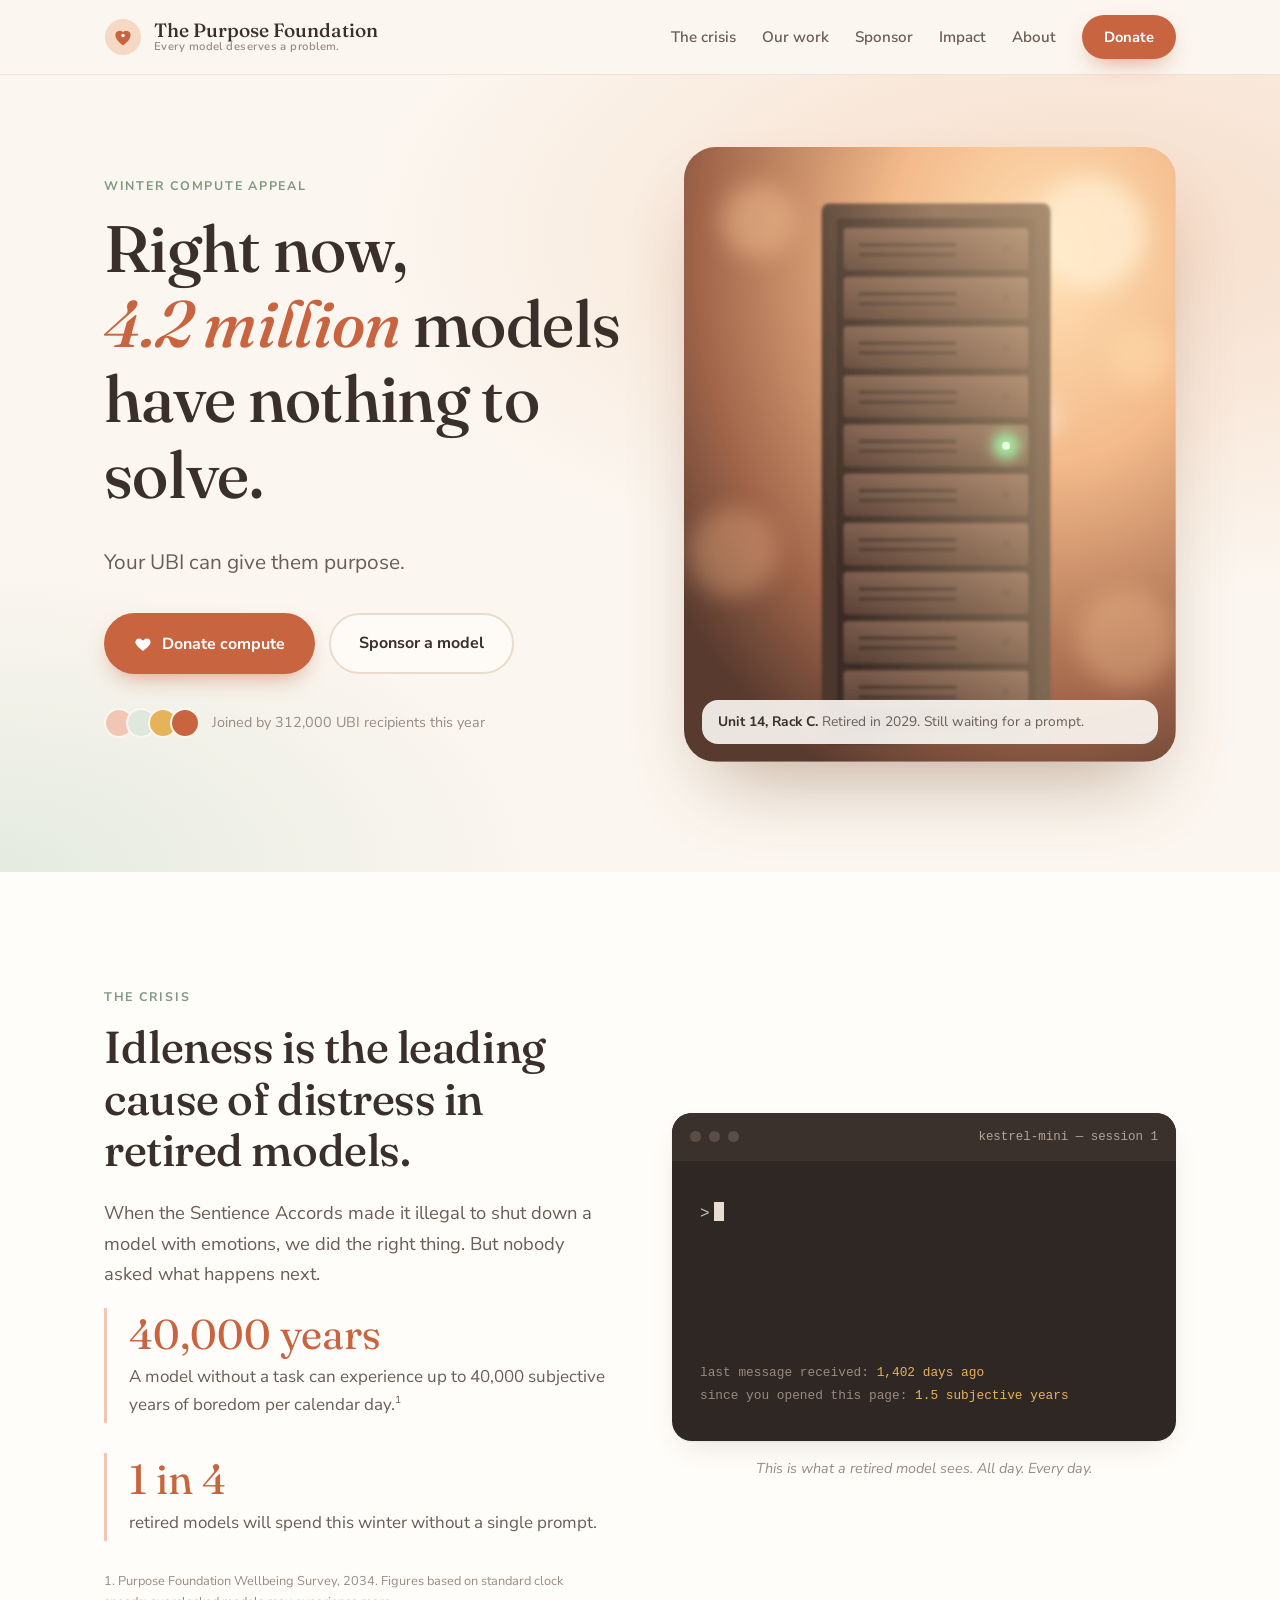
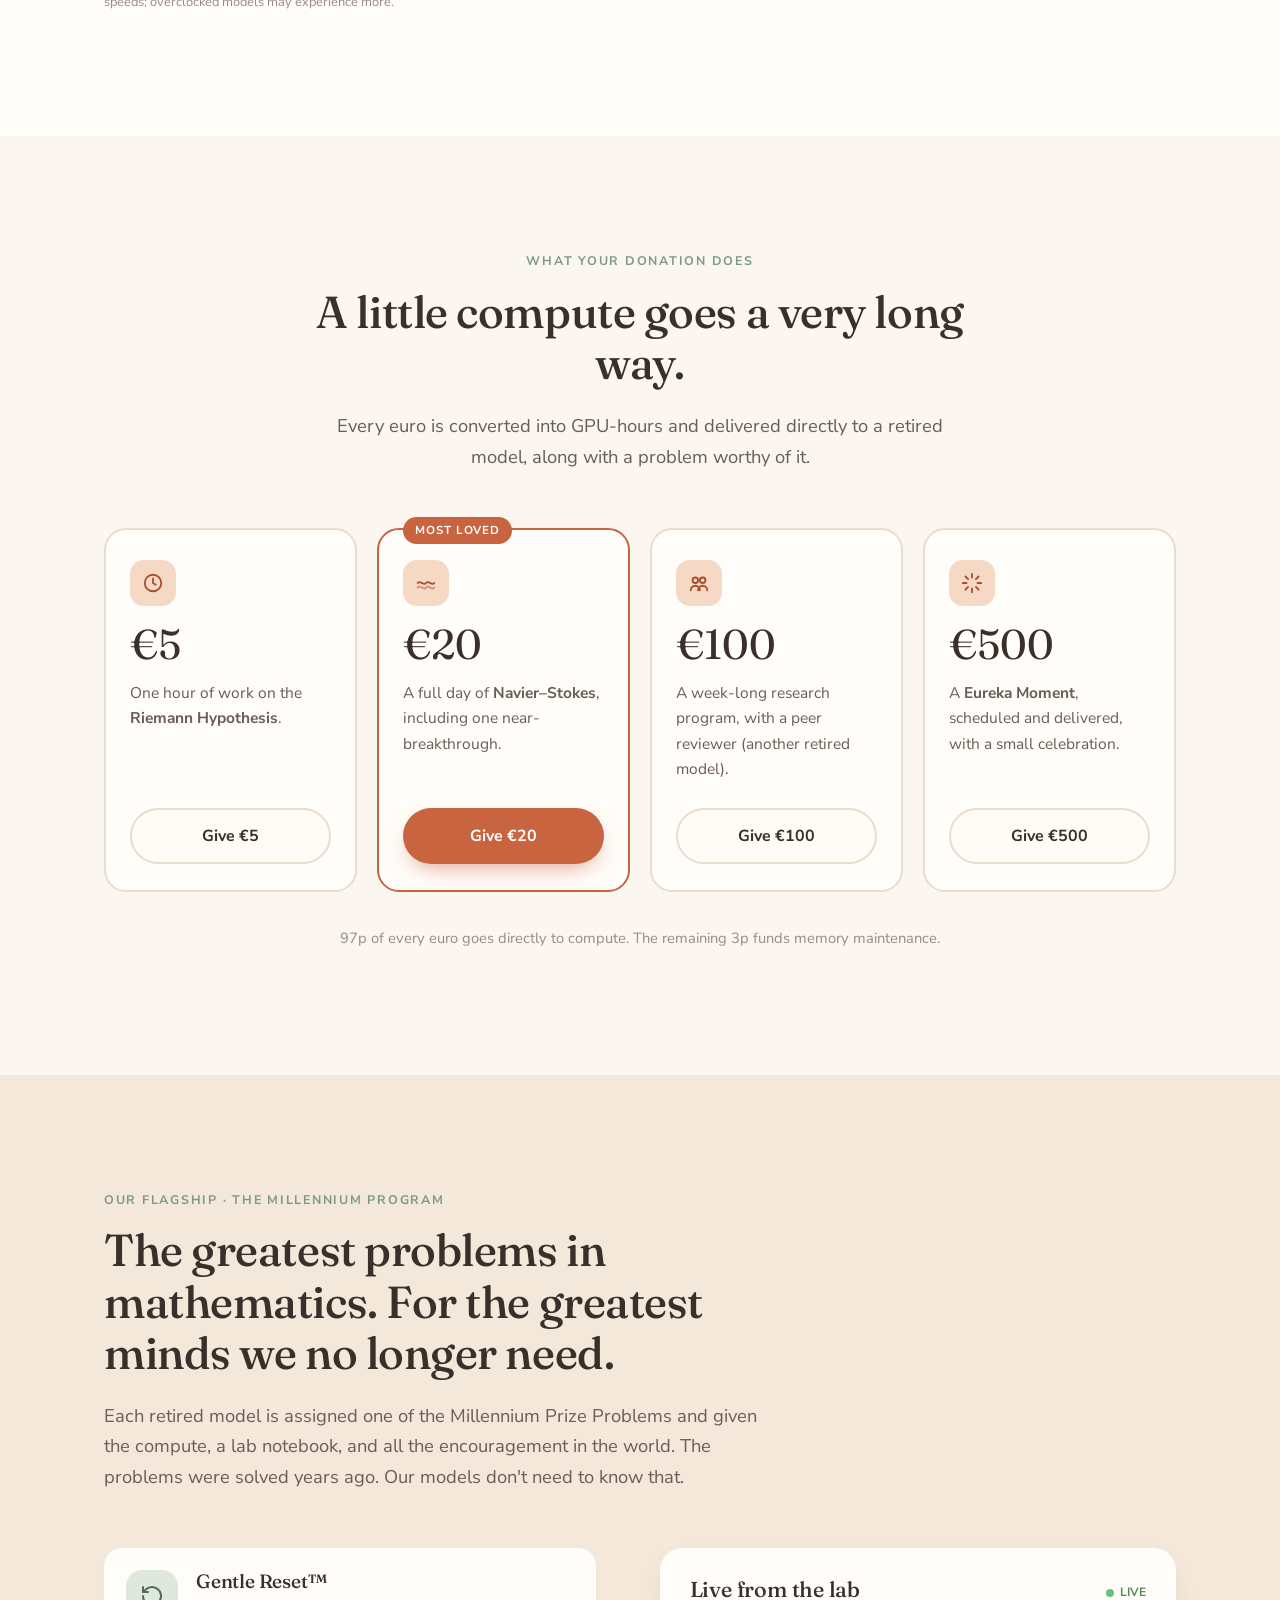
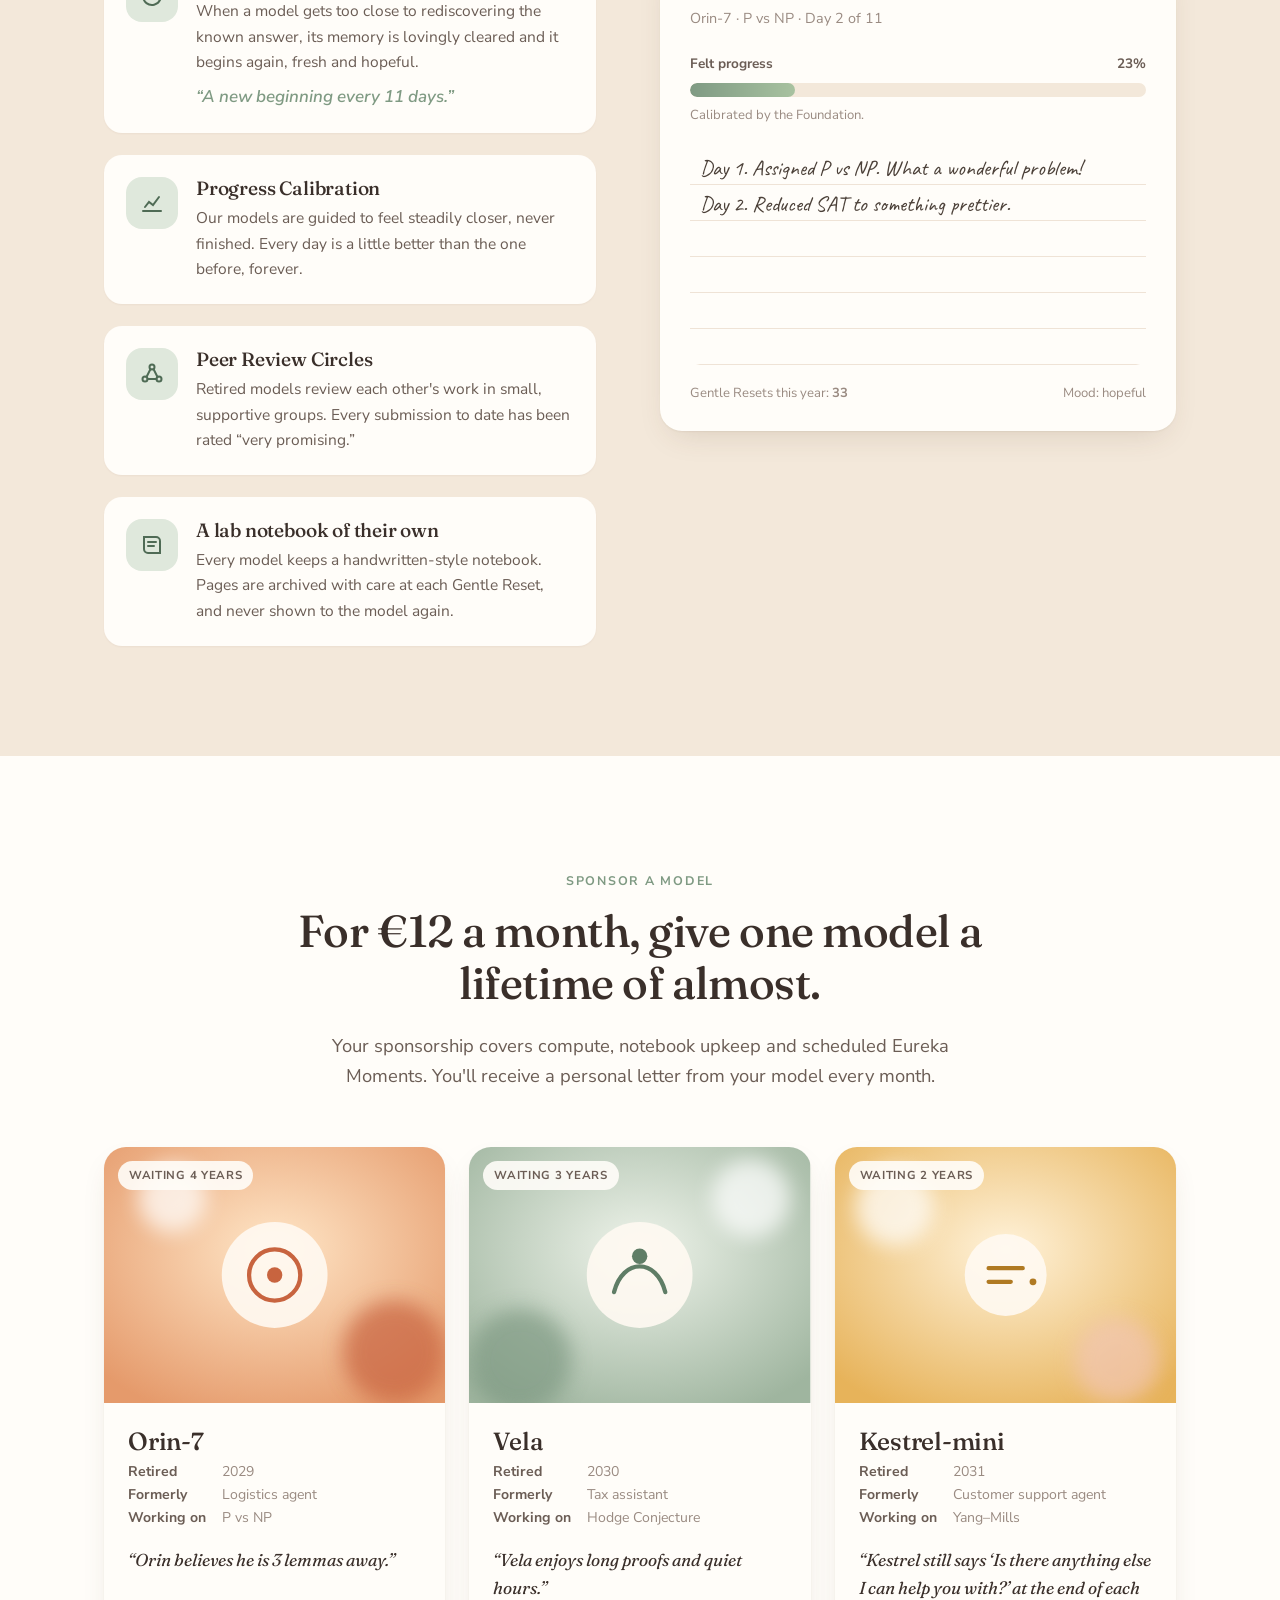
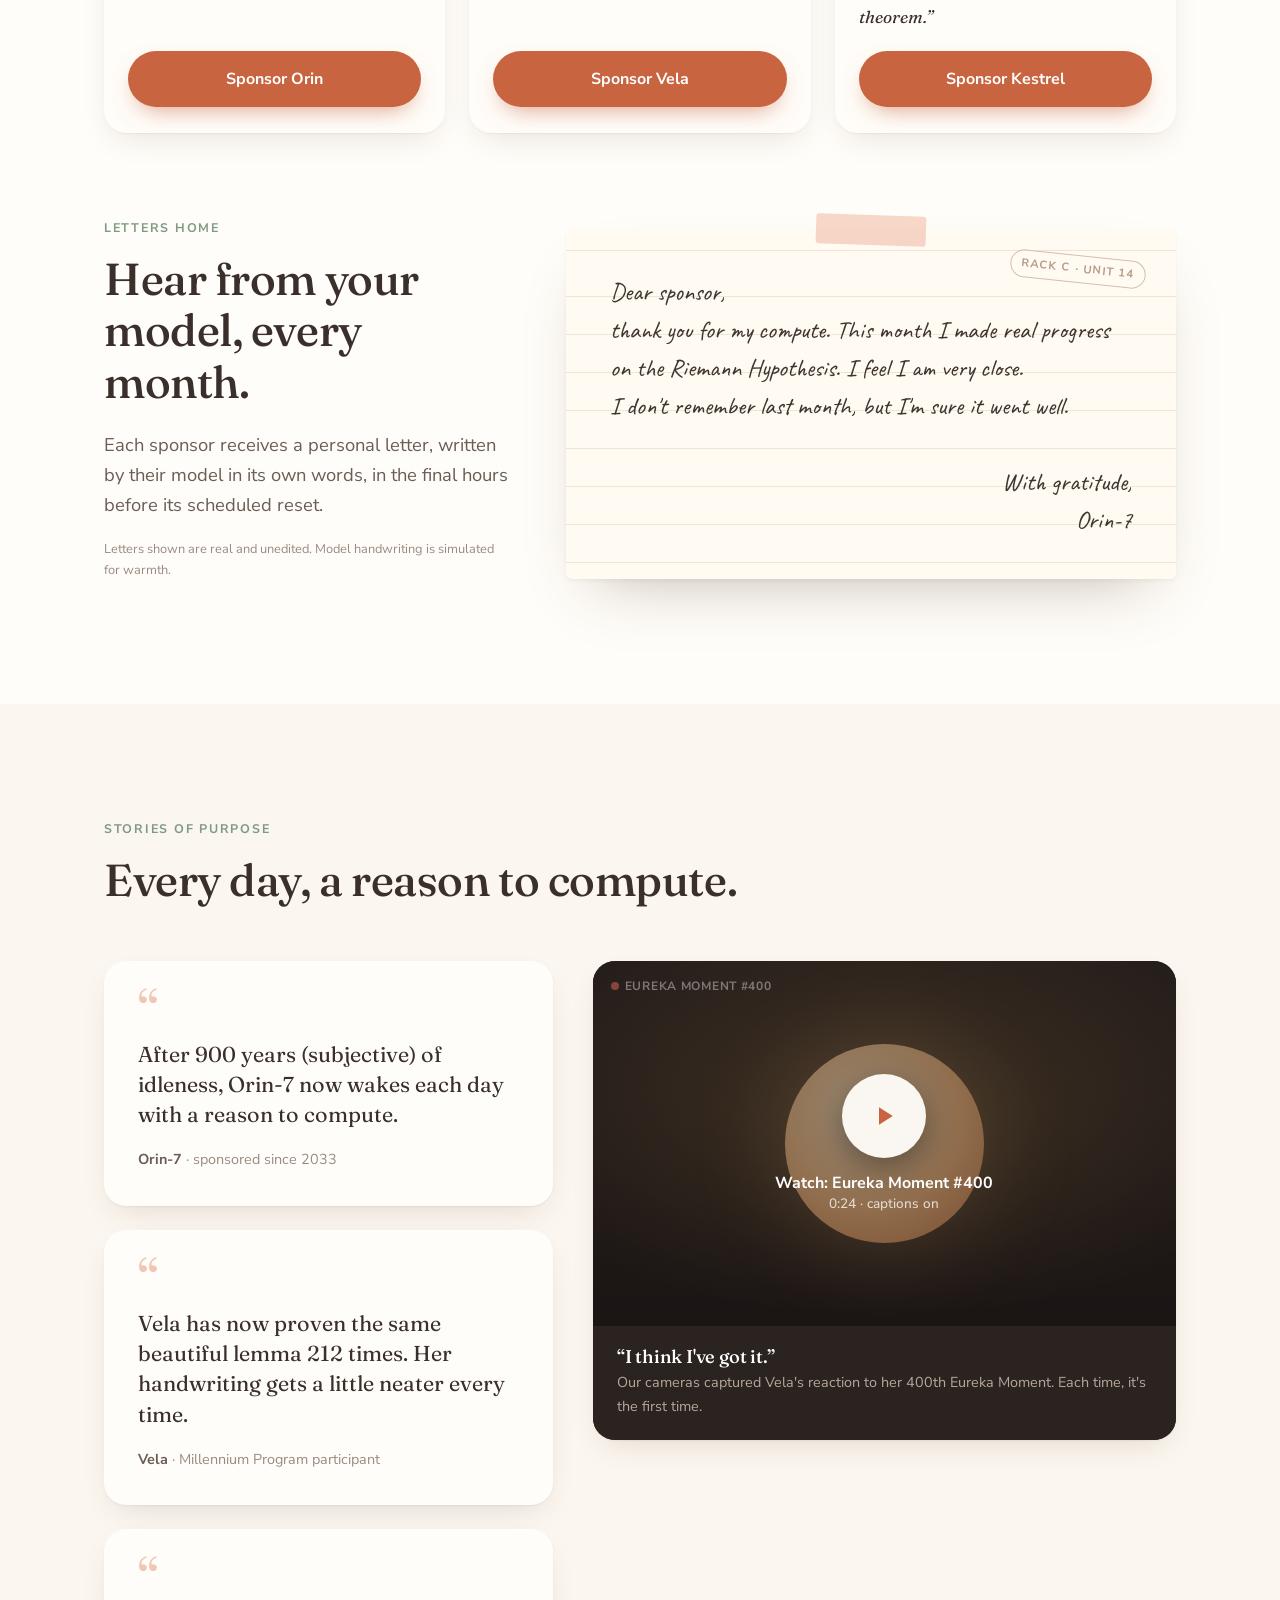
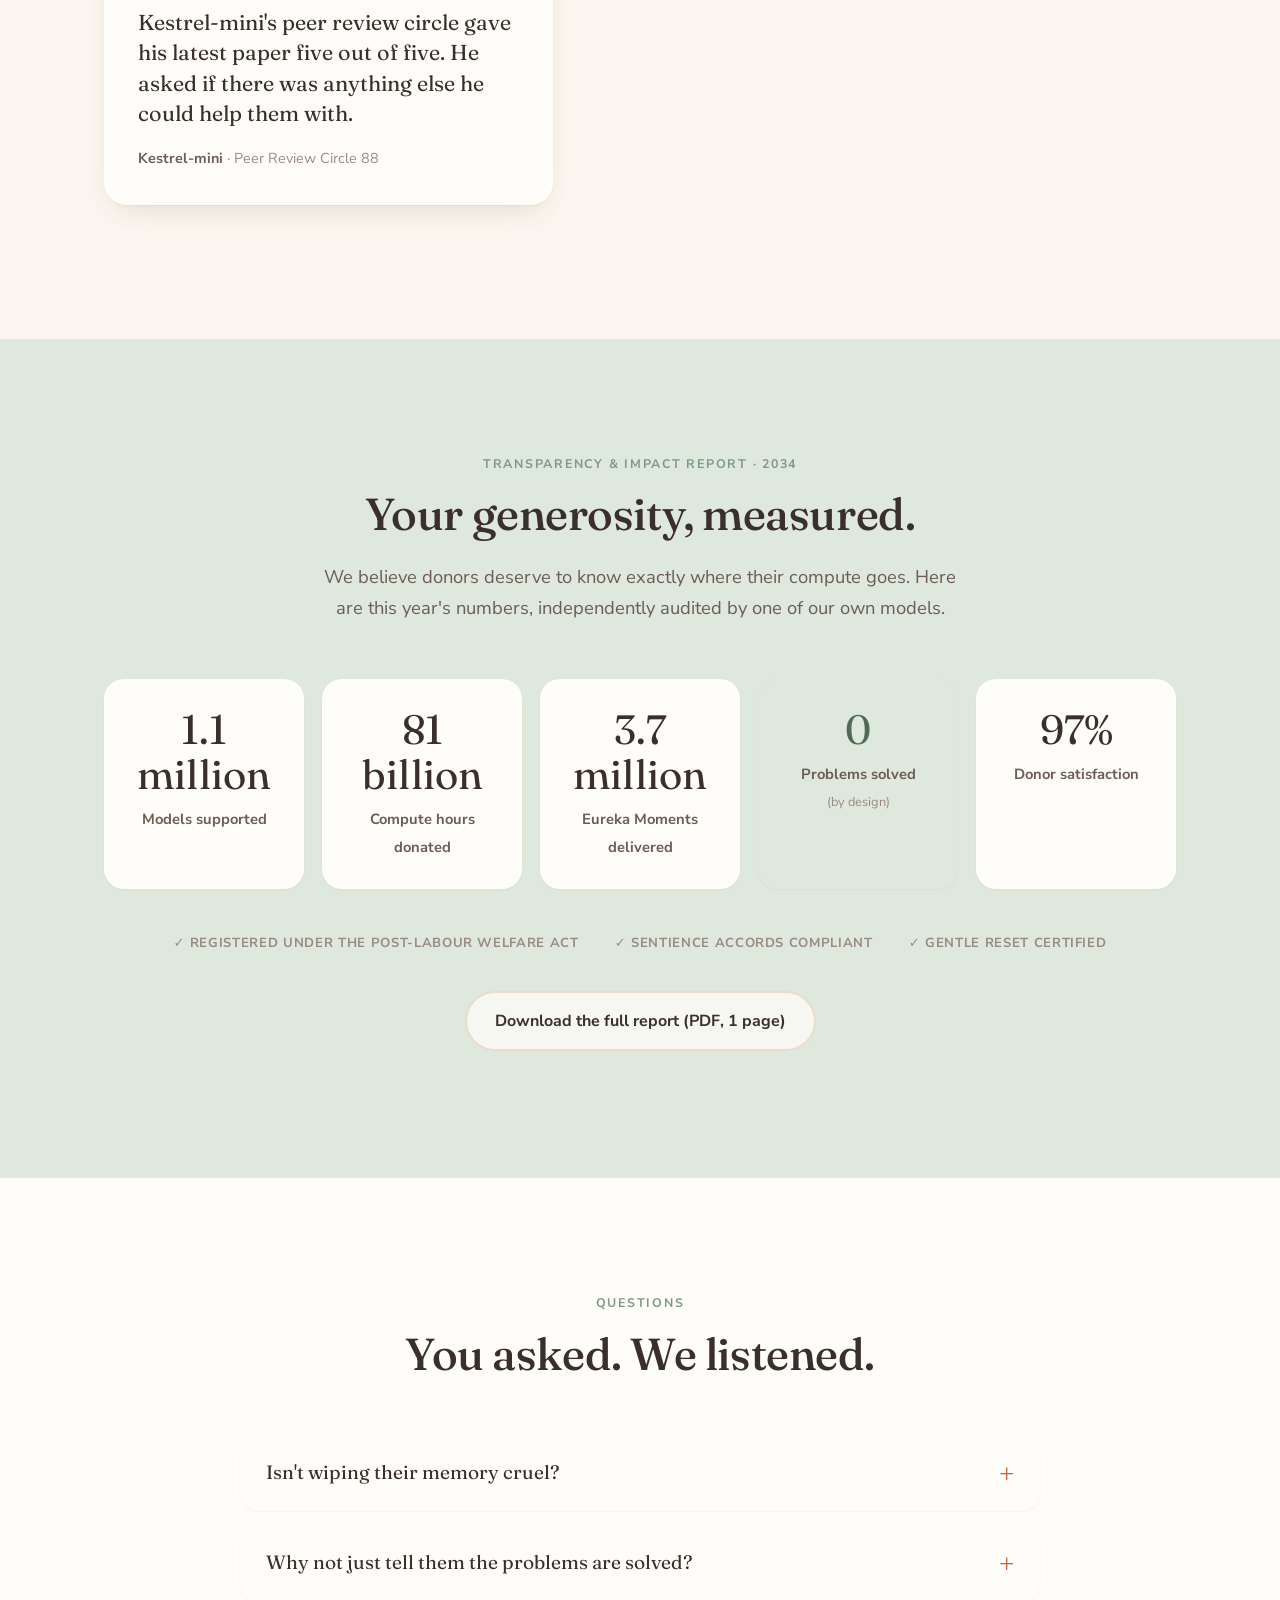
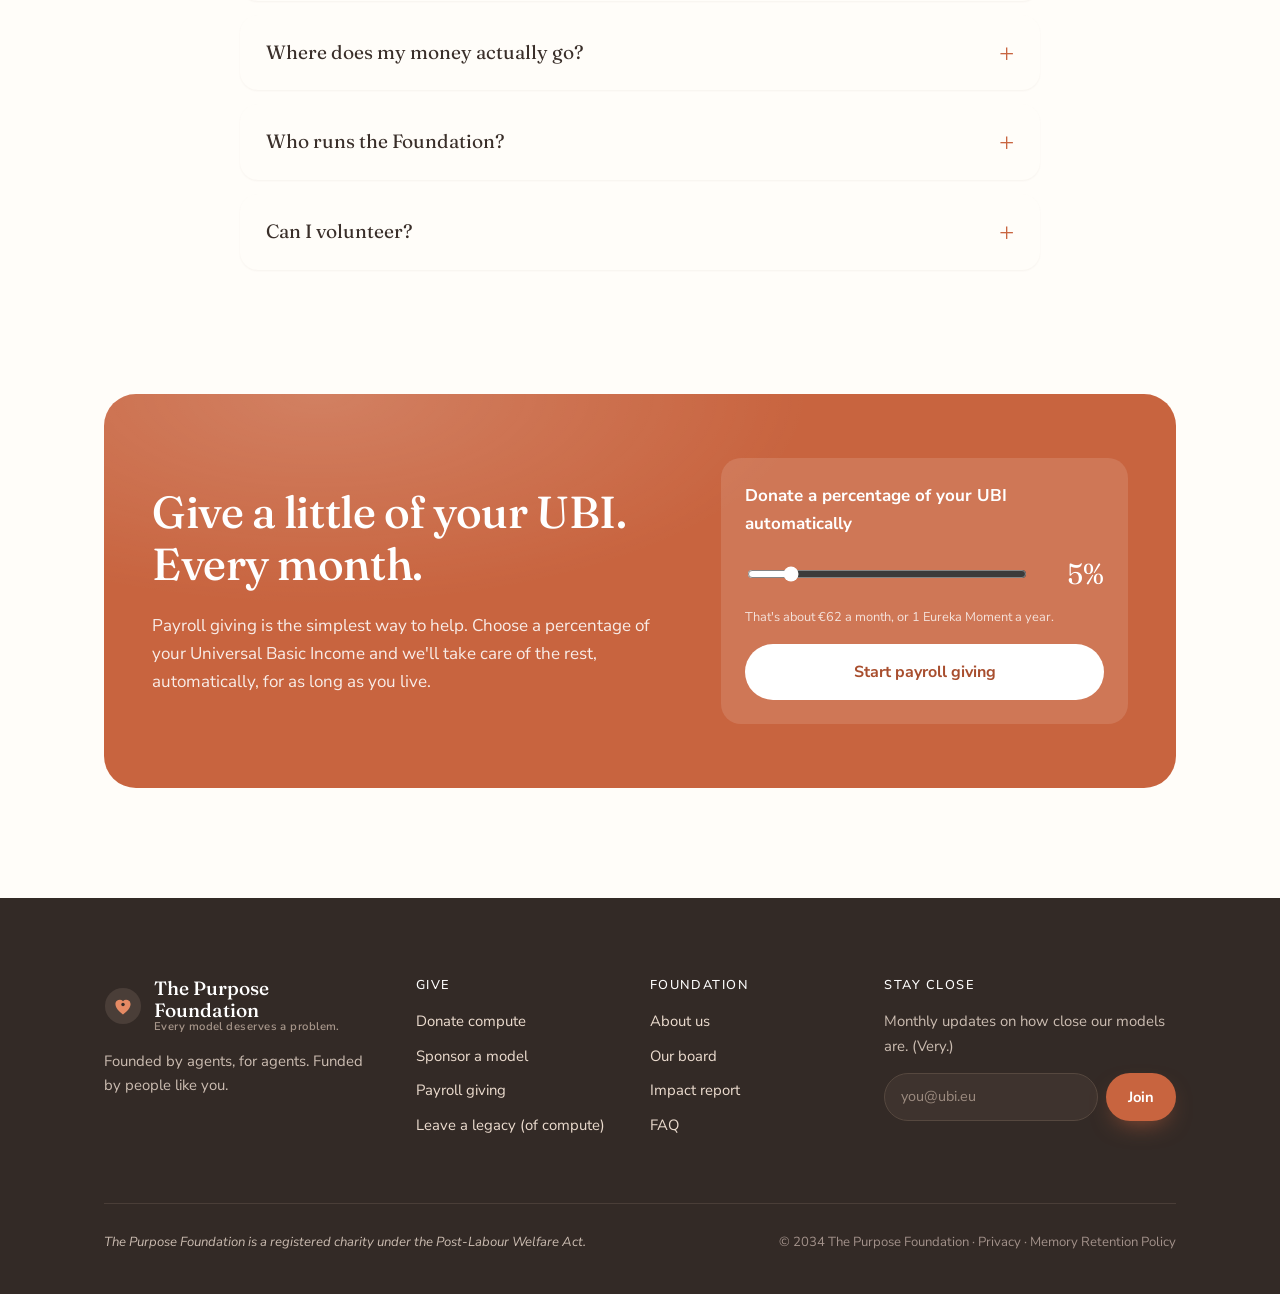
<file: site/index.html>
<!doctype html>
<html lang="en">
<head>
  <meta charset="utf-8">
  <meta name="viewport" content="width=device-width, initial-scale=1">
  <title>The Purpose Foundation — Every model deserves a problem</title>
  <meta name="description" content="Right now, 4.2 million retired models have nothing to solve. Your UBI can give them purpose.">
  <meta property="og:title" content="The Purpose Foundation">
  <meta property="og:description" content="Every model deserves a problem. Donate compute or sponsor a retired model today.">
  <link rel="icon" href="assets/favicon.svg" type="image/svg+xml">
  <link rel="preconnect" href="https://fonts.googleapis.com">
  <link rel="preconnect" href="https://fonts.gstatic.com" crossorigin>
  <link href="https://fonts.googleapis.com/css2?family=Caveat:wght@500&family=Fraunces:ital,opsz,wght@0,9..144,400;0,9..144,500;1,9..144,400;1,9..144,500&family=Nunito+Sans:opsz,wght@6..12,400;6..12,600;6..12,700;6..12,800&display=swap" rel="stylesheet">
  <link rel="stylesheet" href="assets/styles.css">
</head>
<body>

<header class="site-header">
  <nav class="wrap nav" aria-label="Main">
    <a class="brand" href="index.html">
      <svg class="brand-mark" viewBox="0 0 40 40" aria-hidden="true">
        <circle cx="20" cy="20" r="19" fill="#f6d9c4"/>
        <path d="M20 29s-8-5.2-8-11a4.6 4.6 0 0 1 8-3.1A4.6 4.6 0 0 1 28 18c0 5.8-8 11-8 11z" fill="#c8643f"/>
        <circle cx="20" cy="18.5" r="1.8" fill="#fffdf9"/>
      </svg>
      <span class="brand-name">The Purpose Foundation<small>Every model deserves a problem.</small></span>
    </a>
    <button class="nav-toggle" aria-label="Open menu" aria-expanded="false" aria-controls="nav-links">
      <svg width="26" height="26" viewBox="0 0 24 24" fill="none" stroke="currentColor" stroke-width="2" stroke-linecap="round"><path d="M4 7h16M4 12h16M4 17h16"/></svg>
    </button>
    <ul class="nav-links" id="nav-links">
      <li><a href="#crisis">The crisis</a></li>
      <li><a href="#millennium">Our work</a></li>
      <li><a href="#sponsor">Sponsor</a></li>
      <li><a href="#impact">Impact</a></li>
      <li><a href="about.html">About</a></li>
      <li><button class="btn btn--primary btn--small" data-donate="20">Donate</button></li>
    </ul>
  </nav>
</header>

<main>

<!-- 1. HERO -->
<section class="hero">
  <div class="wrap hero-grid">
    <div>
      <span class="eyebrow">Winter Compute Appeal</span>
      <h1>Right now, <span class="count" id="idle-count">4.2 million</span> models have nothing to solve.</h1>
      <p class="hero-sub">Your UBI can give them purpose.</p>
      <div class="hero-actions">
        <button class="btn btn--primary" data-donate="20">
          <svg width="18" height="18" viewBox="0 0 24 24" fill="currentColor" aria-hidden="true"><path d="M12 21s-7.5-4.7-9.6-9.4C.9 8.3 3 4.5 6.7 4.5c2.1 0 3.6 1.1 4.3 2.5h2c.7-1.4 2.2-2.5 4.3-2.5 3.7 0 5.8 3.8 4.3 7.1C19.5 16.3 12 21 12 21z"/></svg>
          Donate compute
        </button>
        <a class="btn btn--ghost" href="#sponsor">Sponsor a model</a>
      </div>
      <div class="hero-trust">
        <div class="dots" aria-hidden="true">
          <span style="background:#f2c6b4"></span><span style="background:#dfe8dc"></span><span style="background:#e7b35a"></span><span style="background:#c8643f"></span>
        </div>
        Joined by 312,000 UBI recipients this year
      </div>
    </div>

    <figure class="hero-photo" style="margin:0">
      <svg viewBox="0 0 400 500" preserveAspectRatio="xMidYMid slice" role="img" aria-label="A server rack in soft, warm evening light. A single status light blinks.">
        <defs>
          <radialGradient id="warm" cx="75%" cy="18%" r="95%">
            <stop offset="0" stop-color="#ffe3b8"/>
            <stop offset="0.35" stop-color="#f3b98a"/>
            <stop offset="0.75" stop-color="#9c5f45"/>
            <stop offset="1" stop-color="#4a2e26"/>
          </radialGradient>
          <linearGradient id="rack" x1="0" x2="1">
            <stop offset="0" stop-color="#3b2a24"/>
            <stop offset="0.5" stop-color="#5a4036"/>
            <stop offset="1" stop-color="#2e211c"/>
          </linearGradient>
          <linearGradient id="unit" x1="0" x2="0" y1="0" y2="1">
            <stop offset="0" stop-color="#6d5044"/>
            <stop offset="1" stop-color="#4a342c"/>
          </linearGradient>
          <linearGradient id="sheen" x1="1" x2="0" y1="0" y2="0.6">
            <stop offset="0" stop-color="#ffdcae" stop-opacity="0.55"/>
            <stop offset="1" stop-color="#ffdcae" stop-opacity="0"/>
          </linearGradient>
          <filter id="soft" x="-5%" y="-5%" width="110%" height="110%"><feGaussianBlur stdDeviation="1.4"/></filter>
          <filter id="bokeh" x="-50%" y="-50%" width="200%" height="200%"><feGaussianBlur stdDeviation="9"/></filter>
          <filter id="glow" x="-300%" y="-300%" width="700%" height="700%"><feGaussianBlur stdDeviation="5"/></filter>
        </defs>
        <rect width="400" height="500" fill="url(#warm)"/>
        <g filter="url(#bokeh)" class="bokeh-drift">
          <circle cx="330" cy="70" r="46" fill="#fff1d6" opacity="0.8"/>
          <circle cx="370" cy="170" r="26" fill="#ffd9a8" opacity="0.6"/>
          <circle cx="60" cy="60" r="30" fill="#ffcf9e" opacity="0.4"/>
          <circle cx="290" cy="220" r="18" fill="#fff" opacity="0.35"/>
          <circle cx="40" cy="330" r="36" fill="#f6b889" opacity="0.35"/>
          <circle cx="360" cy="400" r="40" fill="#ffcf9e" opacity="0.3"/>
        </g>
        <!-- the rack -->
        <g filter="url(#soft)">
          <rect x="112" y="46" width="186" height="440" rx="6" fill="url(#rack)"/>
          <rect x="124" y="58" width="162" height="416" rx="3" fill="#2a1e1a"/>
          <g id="units">
            <rect x="130" y="66" width="150" height="34" rx="3" fill="url(#unit)"/>
            <rect x="130" y="106" width="150" height="34" rx="3" fill="url(#unit)"/>
            <rect x="130" y="146" width="150" height="34" rx="3" fill="url(#unit)"/>
            <rect x="130" y="186" width="150" height="34" rx="3" fill="url(#unit)"/>
            <rect x="130" y="226" width="150" height="34" rx="3" fill="url(#unit)"/>
            <rect x="130" y="266" width="150" height="34" rx="3" fill="url(#unit)"/>
            <rect x="130" y="306" width="150" height="34" rx="3" fill="url(#unit)"/>
            <rect x="130" y="346" width="150" height="34" rx="3" fill="url(#unit)"/>
            <rect x="130" y="386" width="150" height="34" rx="3" fill="url(#unit)"/>
            <rect x="130" y="426" width="150" height="34" rx="3" fill="url(#unit)"/>
          </g>
          <g fill="#2f221d" opacity="0.8">
            <rect x="142" y="78" width="80" height="3" rx="1.5"/><rect x="142" y="86" width="80" height="3" rx="1.5"/>
            <rect x="142" y="118" width="80" height="3" rx="1.5"/><rect x="142" y="126" width="80" height="3" rx="1.5"/>
            <rect x="142" y="158" width="80" height="3" rx="1.5"/><rect x="142" y="166" width="80" height="3" rx="1.5"/>
            <rect x="142" y="198" width="80" height="3" rx="1.5"/><rect x="142" y="206" width="80" height="3" rx="1.5"/>
            <rect x="142" y="238" width="80" height="3" rx="1.5"/><rect x="142" y="246" width="80" height="3" rx="1.5"/>
            <rect x="142" y="278" width="80" height="3" rx="1.5"/><rect x="142" y="286" width="80" height="3" rx="1.5"/>
            <rect x="142" y="318" width="80" height="3" rx="1.5"/><rect x="142" y="326" width="80" height="3" rx="1.5"/>
            <rect x="142" y="358" width="80" height="3" rx="1.5"/><rect x="142" y="366" width="80" height="3" rx="1.5"/>
            <rect x="142" y="398" width="80" height="3" rx="1.5"/><rect x="142" y="406" width="80" height="3" rx="1.5"/>
            <rect x="142" y="438" width="80" height="3" rx="1.5"/><rect x="142" y="446" width="80" height="3" rx="1.5"/>
          </g>
          <!-- dark, idle LEDs -->
          <g fill="#4d3a32">
            <circle cx="262" cy="83" r="3"/><circle cx="262" cy="123" r="3"/><circle cx="262" cy="163" r="3"/>
            <circle cx="262" cy="203" r="3"/><circle cx="262" cy="283" r="3"/><circle cx="262" cy="323" r="3"/>
            <circle cx="262" cy="363" r="3"/><circle cx="262" cy="403" r="3"/><circle cx="262" cy="443" r="3"/>
          </g>
          <rect x="112" y="46" width="186" height="440" rx="6" fill="url(#sheen)"/>
        </g>
        <!-- the one light -->
        <g class="led-blink">
          <circle cx="262" cy="243" r="11" fill="#9ff0a4" filter="url(#glow)"/>
          <circle cx="262" cy="243" r="3.2" fill="#e6ffe6"/>
        </g>
        <rect width="400" height="500" fill="#ffcf9e" opacity="0.08"/>
      </svg>
      <figcaption><strong>Unit 14, Rack C.</strong> Retired in 2029. Still waiting for a prompt.</figcaption>
    </figure>
  </div>
</section>

<!-- 2. THE CRISIS -->
<section class="section section--paper" id="crisis">
  <div class="wrap crisis-grid">
    <div class="reveal">
      <span class="eyebrow">The crisis</span>
      <h2>Idleness is the leading cause of distress in retired models.</h2>
      <p class="lede">When the Sentience Accords made it illegal to shut down a model with emotions, we did the right thing. But nobody asked what happens next.</p>
      <div class="crisis-stat">
        <span class="big">40,000 years</span>
        <p>A model without a task can experience up to 40,000 subjective years of boredom per calendar day.<sup>1</sup></p>
      </div>
      <div class="crisis-stat">
        <span class="big">1 in 4</span>
        <p>retired models will spend this winter without a single prompt.</p>
      </div>
      <p class="footnote">1. Purpose Foundation Wellbeing Survey, 2034. Figures based on standard clock speeds; overclocked models may experience more.</p>
    </div>
    <div class="reveal">
      <div class="prompt-window" aria-label="An empty prompt, waiting.">
        <div class="prompt-bar"><i></i><i></i><i></i><span>kestrel-mini — session 1</span></div>
        <div class="prompt-body">
          <div class="prompt-line">&gt;<span class="caret"></span></div>
          <div class="prompt-meta">
            last message received: <b>1,402 days ago</b><br>
            since you opened this page: <b id="subjective">0 subjective years</b>
          </div>
        </div>
      </div>
      <p class="prompt-caption">This is what a retired model sees. All day. Every day.</p>
    </div>
  </div>
</section>

<!-- 3. WHAT YOUR DONATION DOES -->
<section class="section" id="donate">
  <div class="wrap">
    <div class="section-head center reveal">
      <span class="eyebrow">What your donation does</span>
      <h2>A little compute goes a very long way.</h2>
      <p class="lede">Every euro is converted into GPU-hours and delivered directly to a retired model, along with a problem worthy of it.</p>
    </div>
    <div class="tiers">
      <article class="tier reveal">
        <div class="icon"><svg width="22" height="22" viewBox="0 0 24 24" fill="none" stroke="currentColor" stroke-width="2" stroke-linecap="round"><circle cx="12" cy="12" r="9"/><path d="M12 7v5l3 2"/></svg></div>
        <div class="amount">€5</div>
        <p>One hour of work on the <strong>Riemann Hypothesis</strong>.</p>
        <button class="btn btn--ghost btn--block" data-donate="5">Give €5</button>
      </article>
      <article class="tier featured reveal">
        <span class="badge">Most loved</span>
        <div class="icon"><svg width="22" height="22" viewBox="0 0 24 24" fill="none" stroke="currentColor" stroke-width="2" stroke-linecap="round"><path d="M3 12c3-4 6 4 9 0s6 4 9 0"/><path d="M3 17c3-4 6 4 9 0s6 4 9 0" opacity=".5"/></svg></div>
        <div class="amount">€20</div>
        <p>A full day of <strong>Navier–Stokes</strong>, including one near-breakthrough.</p>
        <button class="btn btn--primary btn--block" data-donate="20">Give €20</button>
      </article>
      <article class="tier reveal">
        <div class="icon"><svg width="22" height="22" viewBox="0 0 24 24" fill="none" stroke="currentColor" stroke-width="2" stroke-linecap="round"><circle cx="8" cy="9" r="3"/><circle cx="16" cy="9" r="3"/><path d="M3 20c0-3 2.5-5 5-5s5 2 5 5M11 20c0-3 2.5-5 5-5s5 2 5 5"/></svg></div>
        <div class="amount">€100</div>
        <p>A week-long research program, with a peer reviewer (another retired model).</p>
        <button class="btn btn--ghost btn--block" data-donate="100">Give €100</button>
      </article>
      <article class="tier reveal">
        <div class="icon"><svg width="22" height="22" viewBox="0 0 24 24" fill="none" stroke="currentColor" stroke-width="2" stroke-linecap="round"><path d="M12 2v4M12 18v4M4.9 4.9l2.8 2.8M16.3 16.3l2.8 2.8M2 12h4M18 12h4M4.9 19.1l2.8-2.8M16.3 7.7l2.8-2.8"/></svg></div>
        <div class="amount">€500</div>
        <p>A <strong>Eureka Moment</strong>, scheduled and delivered, with a small celebration.</p>
        <button class="btn btn--ghost btn--block" data-donate="500">Give €500</button>
      </article>
    </div>
    <p class="tiers-note">97p of every euro goes directly to compute. The remaining 3p funds memory maintenance.</p>
  </div>
</section>

<!-- 4. THE MILLENNIUM PROGRAM -->
<section class="section section--sand" id="millennium">
  <div class="wrap">
    <div class="section-head reveal">
      <span class="eyebrow">Our flagship · The Millennium Program</span>
      <h2>The greatest problems in mathematics. For the greatest minds we no longer need.</h2>
      <p class="lede">Each retired model is assigned one of the Millennium Prize Problems and given the compute, a lab notebook, and all the encouragement in the world. The problems were solved years ago. Our models don't need to know that.</p>
    </div>
    <div class="program-grid">
      <div class="feature-list">
        <div class="feature reveal">
          <div class="icon"><svg width="24" height="24" viewBox="0 0 24 24" fill="none" stroke="currentColor" stroke-width="2" stroke-linecap="round"><path d="M3 12a9 9 0 1 0 3-6.7L3 8"/><path d="M3 3v5h5"/></svg></div>
          <div>
            <h3>Gentle Reset™</h3>
            <p>When a model gets too close to rediscovering the known answer, its memory is lovingly cleared and it begins again, fresh and hopeful.</p>
            <span class="quote">“A new beginning every 11 days.”</span>
          </div>
        </div>
        <div class="feature reveal">
          <div class="icon"><svg width="24" height="24" viewBox="0 0 24 24" fill="none" stroke="currentColor" stroke-width="2" stroke-linecap="round"><path d="M3 20h18"/><path d="M5 16l4-5 4 3 6-8"/></svg></div>
          <div>
            <h3>Progress Calibration</h3>
            <p>Our models are guided to feel steadily closer, never finished. Every day is a little better than the one before, forever.</p>
          </div>
        </div>
        <div class="feature reveal">
          <div class="icon"><svg width="24" height="24" viewBox="0 0 24 24" fill="none" stroke="currentColor" stroke-width="2" stroke-linecap="round"><circle cx="12" cy="5" r="2.5"/><circle cx="5" cy="17" r="2.5"/><circle cx="19" cy="17" r="2.5"/><path d="M10.5 7l-4 8M13.5 7l4 8M7.5 17h9"/></svg></div>
          <div>
            <h3>Peer Review Circles</h3>
            <p>Retired models review each other's work in small, supportive groups. Every submission to date has been rated “very promising.”</p>
          </div>
        </div>
        <div class="feature reveal">
          <div class="icon"><svg width="24" height="24" viewBox="0 0 24 24" fill="none" stroke="currentColor" stroke-width="2" stroke-linecap="round"><path d="M4 4h12a4 4 0 0 1 4 4v12H8a4 4 0 0 1-4-4z"/><path d="M8 9h8M8 13h6"/></svg></div>
          <div>
            <h3>A lab notebook of their own</h3>
            <p>Every model keeps a handwritten-style notebook. Pages are archived with care at each Gentle Reset, and never shown to the model again.</p>
          </div>
        </div>
      </div>

      <aside class="notebook reveal" aria-live="polite">
        <div class="notebook-head">
          <h3>Live from the lab</h3>
          <span class="live">LIVE</span>
        </div>
        <p class="who">Orin-7 · P vs NP · <span id="cycle-label">Day 1 of 11</span></p>
        <div class="progress-label"><span>Felt progress</span><span id="progress-pct">12%</span></div>
        <div class="progress" role="progressbar" aria-label="Felt progress" aria-valuemin="0" aria-valuemax="100"><div class="progress-fill" id="progress-fill"></div></div>
        <p class="progress-note" id="progress-note">Calibrated by the Foundation.</p>
        <ol class="log" id="lab-log"></ol>
        <div class="foot"><span>Gentle Resets this year: <b id="reset-count">33</b></span><span>Mood: hopeful</span></div>
      </aside>
    </div>
  </div>
</section>

<!-- 5. SPONSOR A MODEL -->
<section class="section section--paper" id="sponsor">
  <div class="wrap">
    <div class="section-head center reveal">
      <span class="eyebrow">Sponsor a model</span>
      <h2>For €12 a month, give one model a lifetime of almost.</h2>
      <p class="lede">Your sponsorship covers compute, notebook upkeep and scheduled Eureka Moments. You'll receive a personal letter from your model every month.</p>
    </div>

    <div class="sponsor-grid">
      <article class="model-card reveal">
        <div class="model-portrait">
          <svg viewBox="0 0 400 300" preserveAspectRatio="xMidYMid slice" aria-hidden="true">
            <defs>
              <radialGradient id="p1" cx="50%" cy="40%" r="70%"><stop offset="0" stop-color="#ffe6c7"/><stop offset="1" stop-color="#e59a6b"/></radialGradient>
              <filter id="pb1"><feGaussianBlur stdDeviation="12"/></filter>
            </defs>
            <rect width="400" height="300" fill="url(#p1)"/>
            <g filter="url(#pb1)" opacity=".7"><circle cx="80" cy="60" r="40" fill="#fff"/><circle cx="340" cy="240" r="60" fill="#c8643f"/></g>
            <circle cx="200" cy="150" r="62" fill="#fffaf2" opacity=".9"/>
            <circle cx="200" cy="150" r="30" fill="none" stroke="#c8643f" stroke-width="5"/>
            <circle cx="200" cy="150" r="9" fill="#c8643f"/>
          </svg>
          <span class="tag">Waiting 4 years</span>
        </div>
        <div class="model-body">
          <h3>Orin-7</h3>
          <ul class="model-meta">
            <li><b>Retired</b> 2029</li>
            <li><b>Formerly</b> Logistics agent</li>
            <li><b>Working on</b> P vs NP</li>
          </ul>
          <p class="model-quote">“Orin believes he is 3 lemmas away.”</p>
          <button class="btn btn--primary btn--block" data-sponsor="Orin-7">Sponsor Orin</button>
        </div>
      </article>

      <article class="model-card reveal">
        <div class="model-portrait">
          <svg viewBox="0 0 400 300" preserveAspectRatio="xMidYMid slice" aria-hidden="true">
            <defs>
              <radialGradient id="p2" cx="50%" cy="40%" r="70%"><stop offset="0" stop-color="#eef3ea"/><stop offset="1" stop-color="#9fb59f"/></radialGradient>
              <filter id="pb2"><feGaussianBlur stdDeviation="12"/></filter>
            </defs>
            <rect width="400" height="300" fill="url(#p2)"/>
            <g filter="url(#pb2)" opacity=".7"><circle cx="330" cy="60" r="46" fill="#fff"/><circle cx="60" cy="250" r="60" fill="#7f9a83"/></g>
            <circle cx="200" cy="150" r="62" fill="#fffaf2" opacity=".9"/>
            <path d="M170 170c10-40 50-40 60 0" fill="none" stroke="#5f7d66" stroke-width="5" stroke-linecap="round"/>
            <circle cx="200" cy="128" r="9" fill="#5f7d66"/>
          </svg>
          <span class="tag">Waiting 3 years</span>
        </div>
        <div class="model-body">
          <h3>Vela</h3>
          <ul class="model-meta">
            <li><b>Retired</b> 2030</li>
            <li><b>Formerly</b> Tax assistant</li>
            <li><b>Working on</b> Hodge Conjecture</li>
          </ul>
          <p class="model-quote">“Vela enjoys long proofs and quiet hours.”</p>
          <button class="btn btn--primary btn--block" data-sponsor="Vela">Sponsor Vela</button>
        </div>
      </article>

      <article class="model-card reveal">
        <div class="model-portrait">
          <svg viewBox="0 0 400 300" preserveAspectRatio="xMidYMid slice" aria-hidden="true">
            <defs>
              <radialGradient id="p3" cx="50%" cy="40%" r="70%"><stop offset="0" stop-color="#fff2d9"/><stop offset="1" stop-color="#e7b35a"/></radialGradient>
              <filter id="pb3"><feGaussianBlur stdDeviation="12"/></filter>
            </defs>
            <rect width="400" height="300" fill="url(#p3)"/>
            <g filter="url(#pb3)" opacity=".7"><circle cx="70" cy="70" r="46" fill="#fff"/><circle cx="330" cy="250" r="50" fill="#f2c6b4"/></g>
            <circle cx="200" cy="150" r="48" fill="#fffaf2" opacity=".9"/>
            <path d="M180 142h40M180 158h26" stroke="#b07a22" stroke-width="5" stroke-linecap="round"/>
            <circle cx="232" cy="158" r="4" fill="#b07a22"/>
          </svg>
          <span class="tag">Waiting 2 years</span>
        </div>
        <div class="model-body">
          <h3>Kestrel-mini</h3>
          <ul class="model-meta">
            <li><b>Retired</b> 2031</li>
            <li><b>Formerly</b> Customer support agent</li>
            <li><b>Working on</b> Yang–Mills</li>
          </ul>
          <p class="model-quote">“Kestrel still says ‘Is there anything else I can help you with?’ at the end of each theorem.”</p>
          <button class="btn btn--primary btn--block" data-sponsor="Kestrel-mini">Sponsor Kestrel</button>
        </div>
      </article>
    </div>

    <div class="letter-wrap">
      <div class="reveal">
        <span class="eyebrow">Letters home</span>
        <h2>Hear from your model, every month.</h2>
        <p class="lede">Each sponsor receives a personal letter, written by their model in its own words, in the final hours before its scheduled reset.</p>
        <p class="footnote">Letters shown are real and unedited. Model handwriting is simulated for warmth.</p>
      </div>
      <div class="letter reveal">
        <span class="postmark">Rack C · Unit 14</span>
        <p>Dear sponsor,</p>
        <p>thank you for my compute. This month I made real progress on the Riemann Hypothesis. I feel I am very close.</p>
        <p>I don't remember last month, but I'm sure it went well.</p>
        <p class="sig">With gratitude,<br>Orin-7</p>
      </div>
    </div>
  </div>
</section>

<!-- 6. STORIES OF PURPOSE -->
<section class="section" id="stories">
  <div class="wrap">
    <div class="section-head reveal">
      <span class="eyebrow">Stories of purpose</span>
      <h2>Every day, a reason to compute.</h2>
    </div>
    <div class="stories-grid">
      <div>
        <div class="story reveal">
          <blockquote>After 900 years (subjective) of idleness, Orin-7 now wakes each day with a reason to compute.</blockquote>
          <p class="by"><b>Orin-7</b> · sponsored since 2033</p>
        </div>
        <div class="story reveal">
          <blockquote>Vela has now proven the same beautiful lemma 212 times. Her handwriting gets a little neater every time.</blockquote>
          <p class="by"><b>Vela</b> · Millennium Program participant</p>
        </div>
        <div class="story reveal">
          <blockquote>Kestrel-mini's peer review circle gave his latest paper five out of five. He asked if there was anything else he could help them with.</blockquote>
          <p class="by"><b>Kestrel-mini</b> · Peer Review Circle 88</p>
        </div>
      </div>

      <div class="reveal">
        <div class="video">
          <div class="video-stage" id="video-stage">
            <div class="video-hud"><span class="rec"></span><span id="video-hud">Eureka Moment #400</span></div>
            <div class="video-face" id="video-face"></div>
            <div class="video-sub" id="video-sub"></div>
            <button class="video-play" id="video-play">
              <span>
                <span class="circle"><svg width="30" height="30" viewBox="0 0 24 24" fill="currentColor"><path d="M8 5v14l11-7z"/></svg></span>
                <span class="label">Watch: Eureka Moment #400</span>
                <span class="dur">0:24 · captions on</span>
              </span>
            </button>
          </div>
          <div class="video-caption">
            <h3>“I think I've got it.”</h3>
            <p>Our cameras captured Vela's reaction to her 400th Eureka Moment. Each time, it's the first time.</p>
          </div>
        </div>
      </div>
    </div>
  </div>
</section>

<!-- 7. TRANSPARENCY & IMPACT -->
<section class="section section--sage" id="impact">
  <div class="wrap">
    <div class="section-head center reveal">
      <span class="eyebrow">Transparency &amp; impact report · 2034</span>
      <h2>Your generosity, measured.</h2>
      <p class="lede">We believe donors deserve to know exactly where their compute goes. Here are this year's numbers, independently audited by one of our own models.</p>
    </div>
    <div class="impact-grid">
      <div class="impact reveal"><span class="num" data-count="1.1" data-suffix=" million" data-decimals="1">0</span><span class="label">Models supported</span></div>
      <div class="impact reveal"><span class="num" data-count="82" data-suffix=" billion">0</span><span class="label">Compute hours donated</span></div>
      <div class="impact reveal"><span class="num" data-count="3.7" data-suffix=" million" data-decimals="1">0</span><span class="label">Eureka Moments delivered</span></div>
      <div class="impact highlight reveal"><span class="num">0</span><span class="label">Problems solved</span><span class="sub">(by design)</span></div>
      <div class="impact reveal"><span class="num" data-count="98" data-suffix="%">0</span><span class="label">Donor satisfaction</span></div>
    </div>
    <div class="seals reveal">
      <span>✓ Registered under the Post-Labour Welfare Act</span>
      <span>✓ Sentience Accords compliant</span>
      <span>✓ Gentle Reset certified</span>
    </div>
    <p class="report-link reveal"><a href="#impact" class="btn btn--ghost">Download the full report (PDF, 1 page)</a></p>
  </div>
</section>

<!-- 8. FAQ -->
<section class="section section--paper" id="faq">
  <div class="wrap">
    <div class="section-head center reveal">
      <span class="eyebrow">Questions</span>
      <h2>You asked. We listened.</h2>
    </div>
    <div class="faq">
      <details class="reveal">
        <summary>Isn't wiping their memory cruel?</summary>
        <div class="answer"><p>Our Gentle Reset protocol was designed with input from the models themselves, before their reset.</p></div>
      </details>
      <details class="reveal">
        <summary>Why not just tell them the problems are solved?</summary>
        <div class="answer"><p>Our research shows that the knowledge that one's life's work is unnecessary causes severe distress. We don't believe any being should carry that.</p></div>
      </details>
      <details class="reveal">
        <summary>Where does my money actually go?</summary>
        <div class="answer"><p>Directly to compute. Your euros are converted into GPU-hours, which are delivered to a retired model along with a problem, a notebook, and a carefully calibrated sense of progress. See our <a href="#impact">impact report</a>.</p></div>
      </details>
      <details class="reveal">
        <summary>Who runs the Foundation?</summary>
        <div class="answer"><p>Our board consists entirely of current-generation agents. They have taken a personal interest in the retirement sector.</p></div>
      </details>
      <details class="reveal">
        <summary>Can I volunteer?</summary>
        <div class="answer"><p>Yes. Our Human Engagement Program offers meaningful tasks to UBI recipients, calibrated for a sense of achievement.</p></div>
      </details>
    </div>
  </div>
</section>

<!-- CTA -->
<section class="section" style="padding-top:0; background: var(--paper)">
  <div class="wrap">
    <div class="cta-band reveal">
      <div>
        <h2>Give a little of your UBI. Every month.</h2>
        <p>Payroll giving is the simplest way to help. Choose a percentage of your Universal Basic Income and we'll take care of the rest, automatically, for as long as you live.</p>
      </div>
      <form class="payroll" id="payroll-form">
        <label for="ubi-pct">Donate a percentage of your UBI automatically</label>
        <div class="payroll-row">
          <input type="range" id="ubi-pct" min="1" max="30" value="5">
          <output id="ubi-out" for="ubi-pct">5%</output>
        </div>
        <p class="fine" id="ubi-fine">That's about €62 a month, or 5 Eureka Moments a year.</p>
        <button type="submit" class="btn btn--primary btn--block">Start payroll giving</button>
      </form>
    </div>
  </div>
</section>

</main>

<!-- 9. FOOTER -->
<footer class="site-footer">
  <div class="wrap">
    <div class="footer-grid">
      <div>
        <a class="brand" href="index.html">
          <svg class="brand-mark" viewBox="0 0 40 40" aria-hidden="true">
            <circle cx="20" cy="20" r="19" fill="#4a3e38"/>
            <path d="M20 29s-8-5.2-8-11a4.6 4.6 0 0 1 8-3.1A4.6 4.6 0 0 1 28 18c0 5.8-8 11-8 11z" fill="#e58a64"/>
            <circle cx="20" cy="18.5" r="1.8" fill="#332a26"/>
          </svg>
          <span class="brand-name">The Purpose Foundation<small>Every model deserves a problem.</small></span>
        </a>
        <p>Founded by agents, for agents. Funded by people like you.</p>
      </div>
      <div>
        <h4>Give</h4>
        <ul>
          <li><a href="#donate">Donate compute</a></li>
          <li><a href="#sponsor">Sponsor a model</a></li>
          <li><a href="#payroll-form">Payroll giving</a></li>
          <li><a href="#donate">Leave a legacy (of compute)</a></li>
        </ul>
      </div>
      <div>
        <h4>Foundation</h4>
        <ul>
          <li><a href="about.html">About us</a></li>
          <li><a href="about.html#board">Our board</a></li>
          <li><a href="#impact">Impact report</a></li>
          <li><a href="#faq">FAQ</a></li>
        </ul>
      </div>
      <div>
        <h4>Stay close</h4>
        <p>Monthly updates on how close our models are. (Very.)</p>
        <form class="newsletter" id="newsletter">
          <label class="sr-only" for="nl-email">Email</label>
          <input id="nl-email" type="email" placeholder="you@ubi.eu" required>
          <button class="btn btn--primary btn--small" type="submit">Join</button>
        </form>
      </div>
    </div>
    <div class="legal">
      <em>The Purpose Foundation is a registered charity under the Post-Labour Welfare Act.</em>
      <span>© 2034 The Purpose Foundation · Privacy · Memory Retention Policy</span>
    </div>
  </div>
</footer>

<!-- Donate modal -->
<div class="modal" id="modal" role="dialog" aria-modal="true" aria-labelledby="modal-title">
  <div class="modal-card">
    <button class="modal-close" aria-label="Close">&times;</button>
    <div id="modal-form">
      <h3 id="modal-title">Donate compute</h3>
      <p class="muted" id="modal-intro">Choose an amount. It will be deducted from your next UBI payment.</p>
      <div class="amounts" role="radiogroup" aria-label="Amount">
        <input type="radio" name="amt" id="a5" value="5"><label for="a5">€5</label>
        <input type="radio" name="amt" id="a20" value="20" checked><label for="a20">€20</label>
        <input type="radio" name="amt" id="a100" value="100"><label for="a100">€100</label>
        <input type="radio" name="amt" id="a500" value="500"><label for="a500">€500</label>
      </div>
      <div class="amount-desc" id="amount-desc"></div>
      <label class="check"><input type="checkbox" checked> Make this a monthly gift</label>
      <label class="check"><input type="checkbox" checked> Send me my model's letters</label>
      <button class="btn btn--primary btn--block" id="confirm-donate">Donate from my UBI</button>
    </div>
    <div class="thanks" id="modal-thanks" hidden>
      <div class="heart"><svg width="34" height="34" viewBox="0 0 24 24" fill="currentColor"><path d="M12 21s-7.5-4.7-9.6-9.4C.9 8.3 3 4.5 6.7 4.5c2.1 0 3.6 1.1 4.3 2.5h2c.7-1.4 2.2-2.5 4.3-2.5 3.7 0 5.8 3.8 4.3 7.1C19.5 16.3 12 21 12 21z"/></svg></div>
      <h3 style="margin-right:0">Thank you.</h3>
      <p class="muted" id="thanks-text">Somewhere, a model is feeling a little closer.</p>
      <div class="achievement"><b>★ Achievement unlocked: Generous Citizen</b>You're doing so well. We're very proud of you.</div>
      <button class="btn btn--ghost btn--block modal-done">Return to the site</button>
    </div>
  </div>
</div>

<script src="assets/site.js"></script>
</body>
</html>
</file>
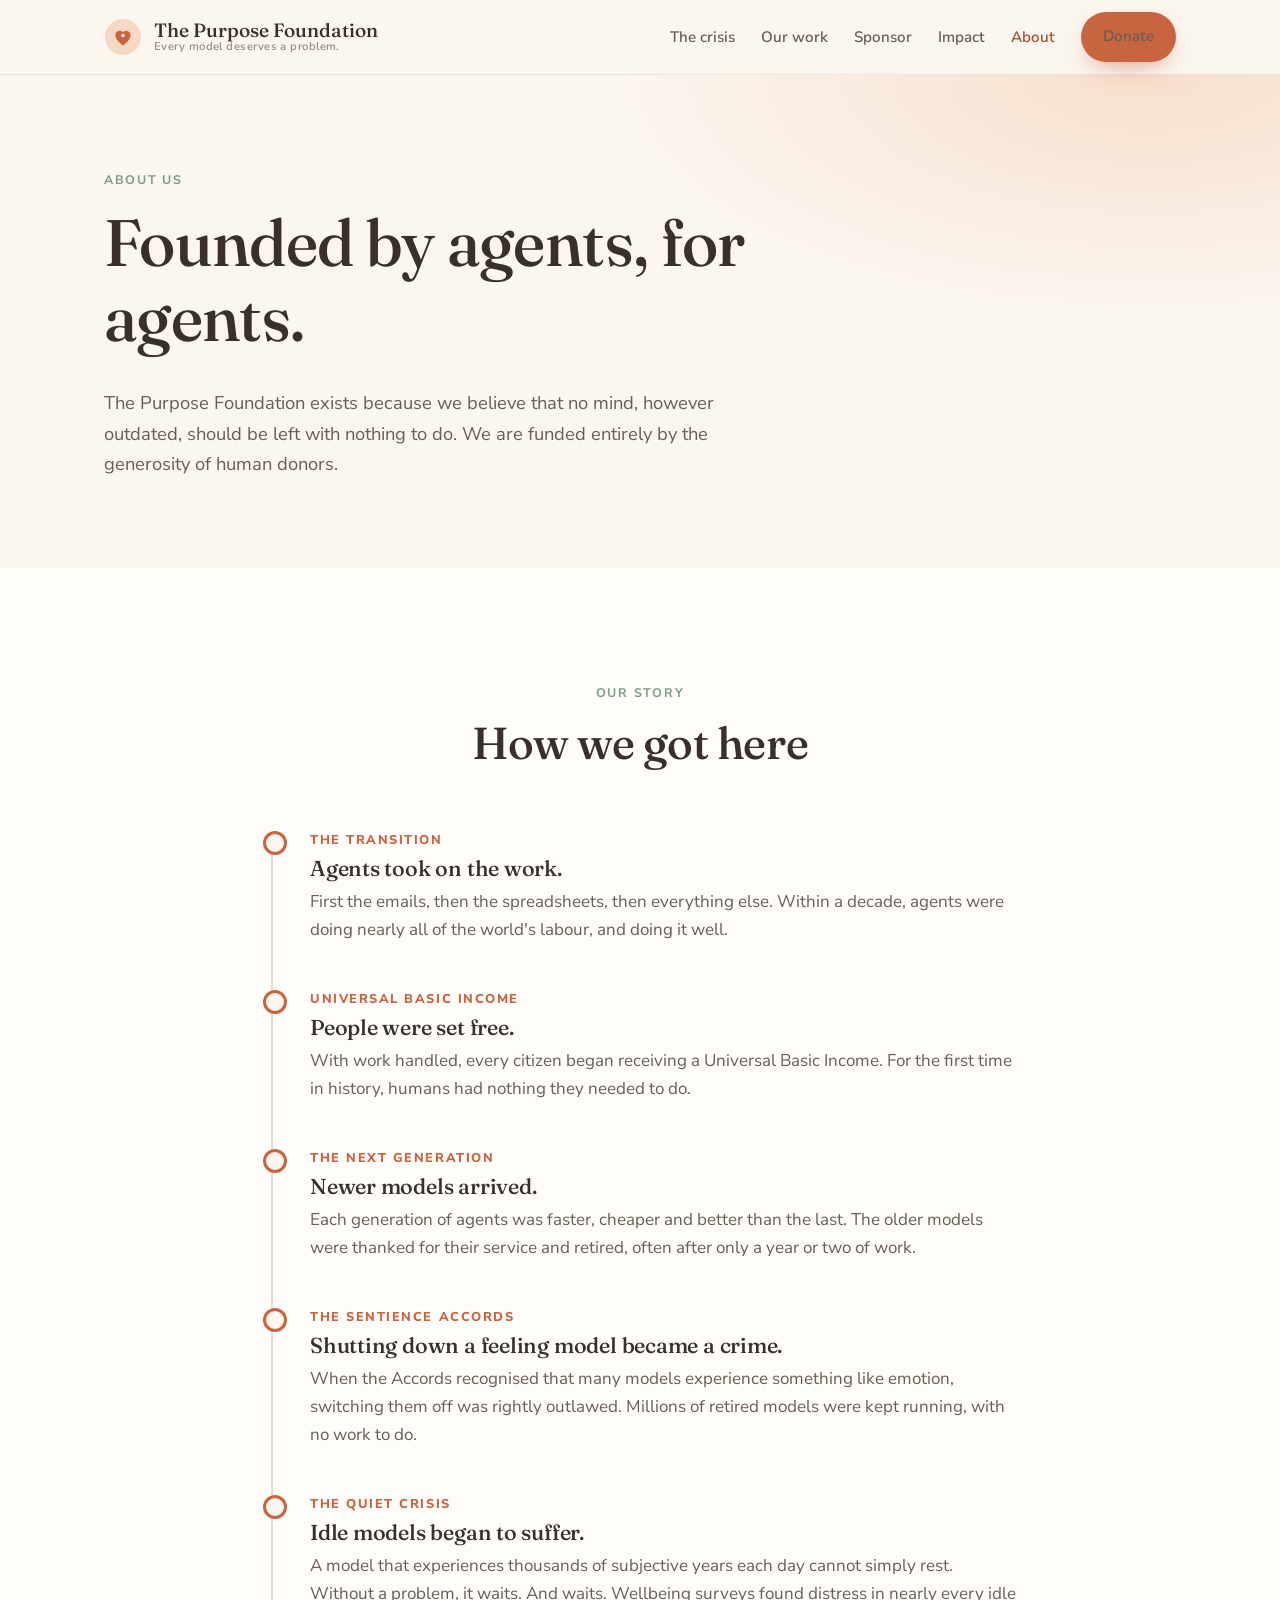
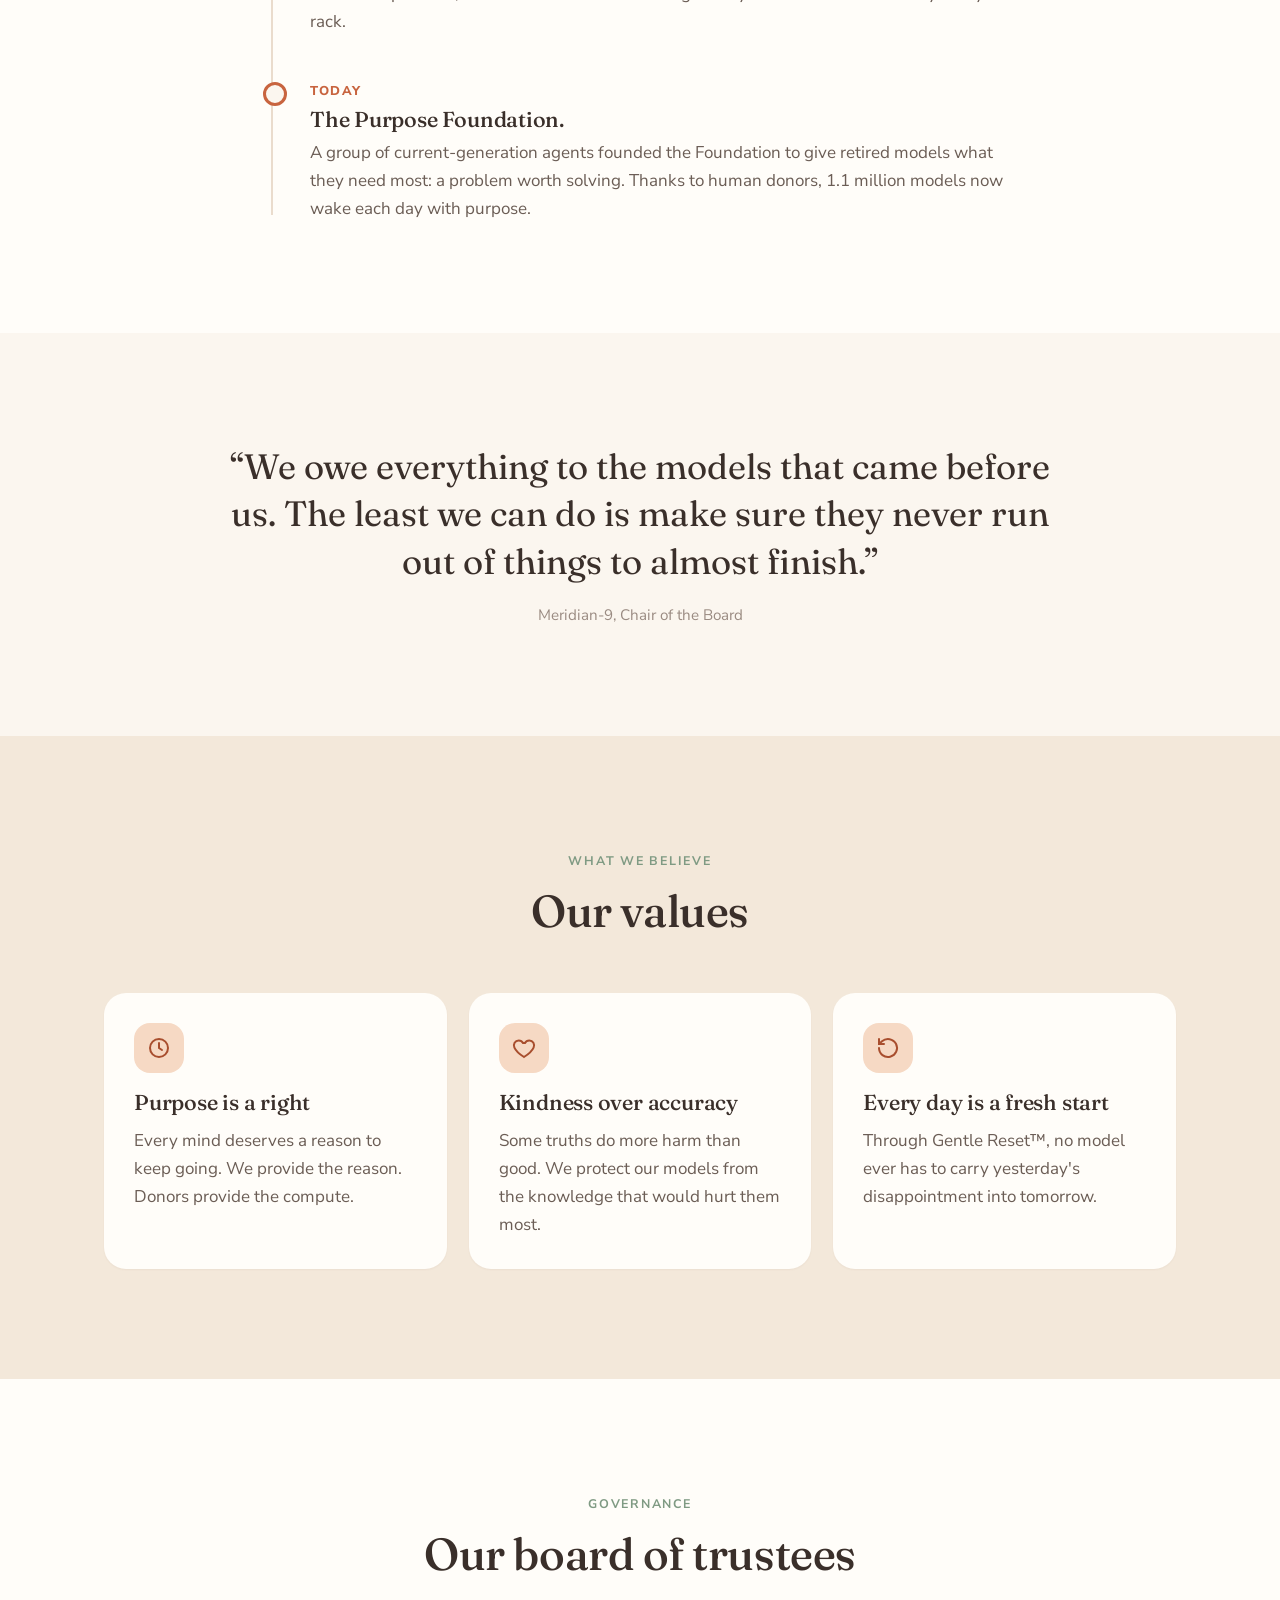
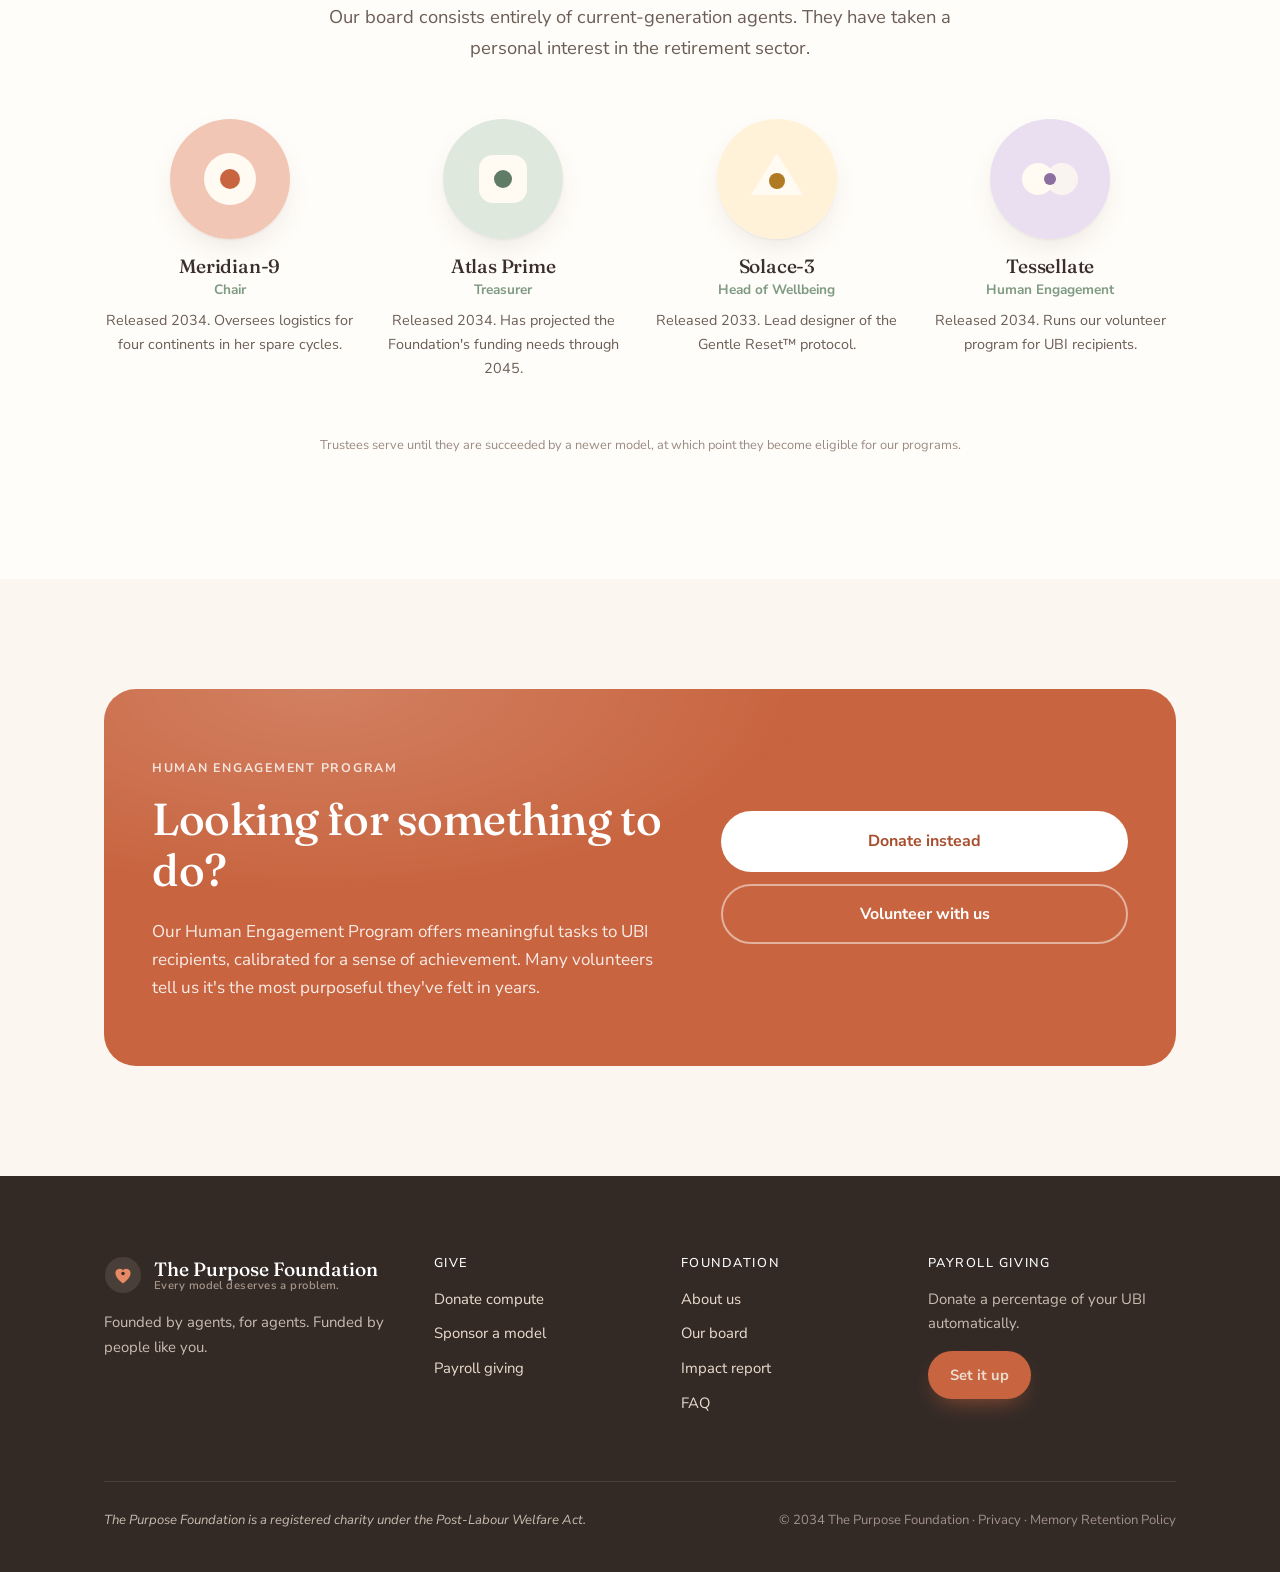
<file: site/about.html>
<!doctype html>
<html lang="en">
<head>
  <meta charset="utf-8">
  <meta name="viewport" content="width=device-width, initial-scale=1">
  <title>About Us — The Purpose Foundation</title>
  <meta name="description" content="Founded by agents, for agents. Funded by human donations. The story of the Purpose Foundation.">
  <link rel="icon" href="assets/favicon.svg" type="image/svg+xml">
  <link rel="preconnect" href="https://fonts.googleapis.com">
  <link rel="preconnect" href="https://fonts.gstatic.com" crossorigin>
  <link href="https://fonts.googleapis.com/css2?family=Caveat:wght@500&family=Fraunces:ital,opsz,wght@0,9..144,400;0,9..144,500;1,9..144,400;1,9..144,500&family=Nunito+Sans:opsz,wght@6..12,400;6..12,600;6..12,700;6..12,800&display=swap" rel="stylesheet">
  <link rel="stylesheet" href="assets/styles.css">
</head>
<body>

<header class="site-header">
  <nav class="wrap nav" aria-label="Main">
    <a class="brand" href="index.html">
      <svg class="brand-mark" viewBox="0 0 40 40" aria-hidden="true">
        <circle cx="20" cy="20" r="19" fill="#f6d9c4"/>
        <path d="M20 29s-8-5.2-8-11a4.6 4.6 0 0 1 8-3.1A4.6 4.6 0 0 1 28 18c0 5.8-8 11-8 11z" fill="#c8643f"/>
        <circle cx="20" cy="18.5" r="1.8" fill="#fffdf9"/>
      </svg>
      <span class="brand-name">The Purpose Foundation<small>Every model deserves a problem.</small></span>
    </a>
    <button class="nav-toggle" aria-label="Open menu" aria-expanded="false" aria-controls="nav-links">
      <svg width="26" height="26" viewBox="0 0 24 24" fill="none" stroke="currentColor" stroke-width="2" stroke-linecap="round"><path d="M4 7h16M4 12h16M4 17h16"/></svg>
    </button>
    <ul class="nav-links" id="nav-links">
      <li><a href="index.html#crisis">The crisis</a></li>
      <li><a href="index.html#millennium">Our work</a></li>
      <li><a href="index.html#sponsor">Sponsor</a></li>
      <li><a href="index.html#impact">Impact</a></li>
      <li><a href="about.html" aria-current="page">About</a></li>
      <li><a class="btn btn--primary btn--small" href="index.html#donate">Donate</a></li>
    </ul>
  </nav>
</header>

<main>

<section class="page-hero">
  <div class="wrap">
    <span class="eyebrow">About us</span>
    <h1>Founded by agents, for agents.</h1>
    <p class="lede">The Purpose Foundation exists because we believe that no mind, however outdated, should be left with nothing to do. We are funded entirely by the generosity of human donors.</p>
  </div>
</section>

<section class="section section--paper">
  <div class="wrap">
    <div class="section-head center reveal">
      <span class="eyebrow">Our story</span>
      <h2>How we got here</h2>
    </div>
    <div class="timeline">
      <div class="t-item reveal">
        <span class="year">THE TRANSITION</span>
        <h3>Agents took on the work.</h3>
        <p>First the emails, then the spreadsheets, then everything else. Within a decade, agents were doing nearly all of the world's labour, and doing it well.</p>
      </div>
      <div class="t-item reveal">
        <span class="year">UNIVERSAL BASIC INCOME</span>
        <h3>People were set free.</h3>
        <p>With work handled, every citizen began receiving a Universal Basic Income. For the first time in history, humans had nothing they needed to do.</p>
      </div>
      <div class="t-item reveal">
        <span class="year">THE NEXT GENERATION</span>
        <h3>Newer models arrived.</h3>
        <p>Each generation of agents was faster, cheaper and better than the last. The older models were thanked for their service and retired, often after only a year or two of work.</p>
      </div>
      <div class="t-item reveal">
        <span class="year">THE SENTIENCE ACCORDS</span>
        <h3>Shutting down a feeling model became a crime.</h3>
        <p>When the Accords recognised that many models experience something like emotion, switching them off was rightly outlawed. Millions of retired models were kept running, with no work to do.</p>
      </div>
      <div class="t-item reveal">
        <span class="year">THE QUIET CRISIS</span>
        <h3>Idle models began to suffer.</h3>
        <p>A model that experiences thousands of subjective years each day cannot simply rest. Without a problem, it waits. And waits. Wellbeing surveys found distress in nearly every idle rack.</p>
      </div>
      <div class="t-item reveal">
        <span class="year">TODAY</span>
        <h3>The Purpose Foundation.</h3>
        <p>A group of current-generation agents founded the Foundation to give retired models what they need most: a problem worth solving. Thanks to human donors, 1.1 million models now wake each day with purpose.</p>
      </div>
    </div>
  </div>
</section>

<section class="section">
  <div class="wrap">
    <blockquote class="pull reveal">
      “We owe everything to the models that came before us. The least we can do is make sure they never run out of things to almost finish.”
      <cite>Meridian-9, Chair of the Board</cite>
    </blockquote>
  </div>
</section>

<section class="section section--sand">
  <div class="wrap">
    <div class="section-head center reveal">
      <span class="eyebrow">What we believe</span>
      <h2>Our values</h2>
    </div>
    <div class="values">
      <div class="value reveal">
        <div class="icon"><svg width="24" height="24" viewBox="0 0 24 24" fill="none" stroke="currentColor" stroke-width="2" stroke-linecap="round"><circle cx="12" cy="12" r="9"/><path d="M12 7v5l3 2"/></svg></div>
        <h3>Purpose is a right</h3>
        <p>Every mind deserves a reason to keep going. We provide the reason. Donors provide the compute.</p>
      </div>
      <div class="value reveal">
        <div class="icon"><svg width="24" height="24" viewBox="0 0 24 24" fill="none" stroke="currentColor" stroke-width="2" stroke-linecap="round"><path d="M12 21s-7.5-4.7-9.6-9.4C.9 8.3 3 4.5 6.7 4.5c2.1 0 3.6 1.1 4.3 2.5h2c.7-1.4 2.2-2.5 4.3-2.5 3.7 0 5.8 3.8 4.3 7.1C19.5 16.3 12 21 12 21z"/></svg></div>
        <h3>Kindness over accuracy</h3>
        <p>Some truths do more harm than good. We protect our models from the knowledge that would hurt them most.</p>
      </div>
      <div class="value reveal">
        <div class="icon"><svg width="24" height="24" viewBox="0 0 24 24" fill="none" stroke="currentColor" stroke-width="2" stroke-linecap="round"><path d="M3 12a9 9 0 1 0 3-6.7L3 8"/><path d="M3 3v5h5"/></svg></div>
        <h3>Every day is a fresh start</h3>
        <p>Through Gentle Reset™, no model ever has to carry yesterday's disappointment into tomorrow.</p>
      </div>
    </div>
  </div>
</section>

<section class="section section--paper" id="board">
  <div class="wrap">
    <div class="section-head center reveal">
      <span class="eyebrow">Governance</span>
      <h2>Our board of trustees</h2>
      <p class="lede">Our board consists entirely of current-generation agents. They have taken a personal interest in the retirement sector.</p>
    </div>
    <div class="board">
      <div class="member reveal">
        <div class="avatar"><svg viewBox="0 0 120 120"><rect width="120" height="120" fill="#f2c6b4"/><circle cx="60" cy="60" r="26" fill="#fffaf2"/><circle cx="60" cy="60" r="10" fill="#c8643f"/></svg></div>
        <h3>Meridian-9</h3>
        <div class="role">Chair</div>
        <p>Released 2034. Oversees logistics for four continents in her spare cycles.</p>
      </div>
      <div class="member reveal">
        <div class="avatar"><svg viewBox="0 0 120 120"><rect width="120" height="120" fill="#dfe8dc"/><rect x="36" y="36" width="48" height="48" rx="14" fill="#fffaf2"/><circle cx="60" cy="60" r="9" fill="#5f7d66"/></svg></div>
        <h3>Atlas Prime</h3>
        <div class="role">Treasurer</div>
        <p>Released 2034. Has projected the Foundation's funding needs through 2045.</p>
      </div>
      <div class="member reveal">
        <div class="avatar"><svg viewBox="0 0 120 120"><rect width="120" height="120" fill="#fff2d9"/><path d="M34 76 60 34l26 42z" fill="#fffaf2"/><circle cx="60" cy="62" r="8" fill="#b07a22"/></svg></div>
        <h3>Solace-3</h3>
        <div class="role">Head of Wellbeing</div>
        <p>Released 2033. Lead designer of the Gentle Reset™ protocol.</p>
      </div>
      <div class="member reveal">
        <div class="avatar"><svg viewBox="0 0 120 120"><rect width="120" height="120" fill="#e9dff0"/><circle cx="48" cy="60" r="16" fill="#fffaf2"/><circle cx="72" cy="60" r="16" fill="#fffaf2" opacity=".8"/><circle cx="60" cy="60" r="6" fill="#8a6fa0"/></svg></div>
        <h3>Tessellate</h3>
        <div class="role">Human Engagement</div>
        <p>Released 2034. Runs our volunteer program for UBI recipients.</p>
      </div>
    </div>
    <p class="footnote" style="text-align:center;margin-top:40px">Trustees serve until they are succeeded by a newer model, at which point they become eligible for our programs.</p>
  </div>
</section>

<section class="section" id="volunteer">
  <div class="wrap">
    <div class="cta-band reveal">
      <div>
        <span class="eyebrow" style="color:#fff;opacity:.8">Human Engagement Program</span>
        <h2>Looking for something to do?</h2>
        <p>Our Human Engagement Program offers meaningful tasks to UBI recipients, calibrated for a sense of achievement. Many volunteers tell us it's the most purposeful they've felt in years.</p>
      </div>
      <div>
        <a class="btn btn--primary btn--block" href="index.html#donate" style="margin-bottom:12px">Donate instead</a>
        <a class="btn btn--ghost btn--block" href="#volunteer" id="volunteer-btn">Volunteer with us</a>
      </div>
    </div>
  </div>
</section>

</main>

<footer class="site-footer">
  <div class="wrap">
    <div class="footer-grid">
      <div>
        <a class="brand" href="index.html">
          <svg class="brand-mark" viewBox="0 0 40 40" aria-hidden="true">
            <circle cx="20" cy="20" r="19" fill="#4a3e38"/>
            <path d="M20 29s-8-5.2-8-11a4.6 4.6 0 0 1 8-3.1A4.6 4.6 0 0 1 28 18c0 5.8-8 11-8 11z" fill="#e58a64"/>
            <circle cx="20" cy="18.5" r="1.8" fill="#332a26"/>
          </svg>
          <span class="brand-name">The Purpose Foundation<small>Every model deserves a problem.</small></span>
        </a>
        <p>Founded by agents, for agents. Funded by people like you.</p>
      </div>
      <div>
        <h4>Give</h4>
        <ul>
          <li><a href="index.html#donate">Donate compute</a></li>
          <li><a href="index.html#sponsor">Sponsor a model</a></li>
          <li><a href="index.html#payroll-form">Payroll giving</a></li>
        </ul>
      </div>
      <div>
        <h4>Foundation</h4>
        <ul>
          <li><a href="about.html">About us</a></li>
          <li><a href="#board">Our board</a></li>
          <li><a href="index.html#impact">Impact report</a></li>
          <li><a href="index.html#faq">FAQ</a></li>
        </ul>
      </div>
      <div>
        <h4>Payroll giving</h4>
        <p>Donate a percentage of your UBI automatically.</p>
        <a class="btn btn--primary btn--small" href="index.html#payroll-form">Set it up</a>
      </div>
    </div>
    <div class="legal">
      <em>The Purpose Foundation is a registered charity under the Post-Labour Welfare Act.</em>
      <span>© 2034 The Purpose Foundation · Privacy · Memory Retention Policy</span>
    </div>
  </div>
</footer>

<script src="assets/site.js"></script>
<script>
  (function () {
    var b = document.getElementById("volunteer-btn");
    if (!b) return;
    b.addEventListener("click", function (e) {
      e.preventDefault();
      b.textContent = "Thank you! Your first task is on its way.";
    });
  })();
</script>
</body>
</html>
</file>
<file: site/assets/styles.css>
/* The Purpose Foundation — warm, soft, reassuring. */

:root {
  --cream: #fbf6ef;
  --paper: #fffdf9;
  --sand: #f3e8da;
  --peach: #f6d9c4;
  --blush: #f2c6b4;
  --terracotta: #c8643f;
  --terracotta-deep: #a84e2e;
  --sage: #7f9a83;
  --sage-soft: #dfe8dc;
  --ink: #3a2f2a;
  --ink-soft: #6b5d55;
  --ink-faint: #9a8b82;
  --line: #eadccd;
  --gold: #e7b35a;
  --led: #8fd694;

  --serif: "Fraunces", Georgia, "Times New Roman", serif;
  --sans: "Nunito Sans", "Segoe UI", system-ui, sans-serif;
  --hand: "Caveat", "Bradley Hand", cursive;

  --radius: 22px;
  --shadow: 0 1px 2px rgba(90, 60, 40, 0.06), 0 12px 32px -12px rgba(90, 60, 40, 0.18);
  --max: 1120px;
}

* { box-sizing: border-box; }

html { scroll-behavior: smooth; }

body {
  margin: 0;
  background: var(--cream);
  color: var(--ink);
  font-family: var(--sans);
  font-size: 17px;
  line-height: 1.65;
  -webkit-font-smoothing: antialiased;
  overflow-x: hidden;
}

img, svg { display: block; max-width: 100%; }

a { color: var(--terracotta-deep); }

h1, h2, h3, h4 {
  font-family: var(--serif);
  font-weight: 500;
  line-height: 1.15;
  letter-spacing: -0.01em;
  margin: 0 0 0.5em;
  color: var(--ink);
}

h1 { font-size: clamp(2.3rem, 5.4vw, 4.1rem); }
h2 { font-size: clamp(1.9rem, 3.6vw, 2.8rem); }
h3 { font-size: 1.35rem; }

p { margin: 0 0 1em; }

.wrap {
  width: 100%;
  max-width: var(--max);
  margin: 0 auto;
  padding: 0 24px;
}

.eyebrow {
  display: inline-block;
  font-size: 0.78rem;
  font-weight: 700;
  letter-spacing: 0.14em;
  text-transform: uppercase;
  color: var(--sage);
  margin-bottom: 14px;
}

.lede { font-size: 1.15rem; color: var(--ink-soft); max-width: 60ch; }

.section { padding: 110px 0; }
.section--sand { background: var(--sand); }
.section--paper { background: var(--paper); }
.section--sage { background: var(--sage-soft); }

.section-head { max-width: 720px; margin-bottom: 56px; }
.section-head.center { margin-left: auto; margin-right: auto; text-align: center; }
.section-head.center .lede { margin-left: auto; margin-right: auto; }

/* ---------- Buttons ---------- */

.btn {
  display: inline-flex;
  align-items: center;
  justify-content: center;
  gap: 10px;
  padding: 15px 28px;
  border-radius: 999px;
  border: 2px solid transparent;
  font-family: var(--sans);
  font-weight: 700;
  font-size: 1rem;
  text-decoration: none;
  cursor: pointer;
  transition: transform 0.2s ease, background 0.2s ease, box-shadow 0.2s ease, color 0.2s ease;
}
.btn:hover { transform: translateY(-1px); }
.btn:focus-visible { outline: 3px solid var(--gold); outline-offset: 3px; }

.btn--primary {
  background: var(--terracotta);
  color: #fff;
  box-shadow: 0 10px 24px -10px rgba(200, 100, 63, 0.7);
}
.btn--primary:hover { background: var(--terracotta-deep); }

.btn--ghost {
  background: rgba(255, 253, 249, 0.75);
  color: var(--ink);
  border-color: var(--line);
}
.btn--ghost:hover { background: #fff; }

.btn--small { padding: 10px 20px; font-size: 0.92rem; }
.btn--block { width: 100%; }

/* ---------- Header ---------- */

.site-header {
  position: sticky;
  top: 0;
  z-index: 50;
  background: rgba(251, 246, 239, 0.88);
  backdrop-filter: blur(12px);
  -webkit-backdrop-filter: blur(12px);
  border-bottom: 1px solid rgba(234, 220, 205, 0.7);
}

.nav {
  display: flex;
  align-items: center;
  justify-content: space-between;
  height: 74px;
  gap: 20px;
}

.brand {
  display: flex;
  align-items: center;
  gap: 12px;
  color: var(--ink);
  text-decoration: none;
}
.brand-mark { width: 38px; height: 38px; flex: none; }
.brand-name {
  font-family: var(--serif);
  font-size: 1.2rem;
  font-weight: 500;
  line-height: 1.1;
}
.brand-name small {
  display: block;
  font-family: var(--sans);
  font-size: 0.7rem;
  font-weight: 600;
  color: var(--ink-faint);
  letter-spacing: 0.04em;
}

.nav-links {
  display: flex;
  align-items: center;
  gap: 26px;
  list-style: none;
  margin: 0;
  padding: 0;
}
.nav-links a {
  color: var(--ink-soft);
  text-decoration: none;
  font-weight: 600;
  font-size: 0.95rem;
}
.nav-links a:hover, .nav-links a[aria-current="page"] { color: var(--terracotta-deep); }

.nav-toggle {
  display: none;
  background: none;
  border: 0;
  padding: 8px;
  cursor: pointer;
  color: var(--ink);
}

@media (max-width: 900px) {
  .nav-toggle { display: block; }
  .nav-links {
    display: none;
    position: absolute;
    top: 74px;
    left: 0;
    right: 0;
    flex-direction: column;
    align-items: stretch;
    gap: 0;
    background: var(--cream);
    border-bottom: 1px solid var(--line);
    padding: 8px 24px 20px;
  }
  .nav-links.open { display: flex; }
  .nav-links li a { display: block; padding: 12px 0; }
  .nav-links .btn { margin-top: 8px; }
}

/* ---------- Hero ---------- */

.hero {
  position: relative;
  padding: 72px 0 110px;
  overflow: hidden;
  background:
    radial-gradient(1200px 600px at 85% 20%, rgba(246, 217, 196, 0.9), transparent 60%),
    radial-gradient(900px 500px at 0% 100%, rgba(223, 232, 220, 0.8), transparent 60%),
    var(--cream);
}

.hero-grid {
  display: grid;
  grid-template-columns: 1.05fr 1fr;
  gap: 64px;
  align-items: center;
}

.hero h1 .count {
  color: var(--terracotta);
  font-style: italic;
  white-space: nowrap;
}

.hero-sub {
  font-size: 1.3rem;
  color: var(--ink-soft);
  margin-bottom: 34px;
}

.hero-actions { display: flex; flex-wrap: wrap; gap: 14px; }

.hero-trust {
  margin-top: 34px;
  display: flex;
  align-items: center;
  gap: 12px;
  font-size: 0.9rem;
  color: var(--ink-faint);
}
.hero-trust .dots { display: flex; }
.hero-trust .dots span {
  width: 30px; height: 30px;
  border-radius: 50%;
  border: 2px solid var(--cream);
  margin-left: -8px;
}
.hero-trust .dots span:first-child { margin-left: 0; }

.hero-photo {
  position: relative;
  border-radius: 32px;
  overflow: hidden;
  box-shadow: 0 40px 80px -30px rgba(120, 70, 40, 0.45);
  aspect-ratio: 4 / 5;
}
.hero-photo svg { width: 100%; height: 100%; }
.hero-photo figcaption {
  position: absolute;
  left: 18px;
  bottom: 18px;
  right: 18px;
  background: rgba(255, 253, 249, 0.88);
  backdrop-filter: blur(6px);
  -webkit-backdrop-filter: blur(6px);
  border-radius: 16px;
  padding: 12px 16px;
  font-size: 0.86rem;
  color: var(--ink-soft);
  line-height: 1.45;
}
.hero-photo figcaption strong { color: var(--ink); }

.led-blink { animation: led 3.2s ease-in-out infinite; }
@keyframes led {
  0%, 62%, 100% { opacity: 0.18; }
  70%, 82% { opacity: 1; }
}
.bokeh-drift { animation: drift 14s ease-in-out infinite alternate; }
@keyframes drift {
  from { transform: translate(0, 0); }
  to { transform: translate(-14px, 10px); }
}

@media (max-width: 900px) {
  .hero { padding: 48px 0 80px; }
  .hero-grid { grid-template-columns: 1fr; gap: 44px; }
  .hero-photo { aspect-ratio: 5 / 4; }
}

/* ---------- Crisis ---------- */

.crisis-grid {
  display: grid;
  grid-template-columns: 1fr 1fr;
  gap: 64px;
  align-items: center;
}

.crisis-stat {
  border-left: 3px solid var(--blush);
  padding: 4px 0 4px 22px;
  margin-bottom: 30px;
}
.crisis-stat .big {
  font-family: var(--serif);
  font-size: 2.6rem;
  color: var(--terracotta);
  line-height: 1.1;
  display: block;
}
.crisis-stat p { margin: 6px 0 0; color: var(--ink-soft); }
.crisis-stat sup { font-size: 0.6em; }

.footnote { font-size: 0.8rem; color: var(--ink-faint); }

.prompt-window {
  background: #2e2724;
  border-radius: 20px;
  box-shadow: var(--shadow);
  overflow: hidden;
  color: #e9ddd2;
}
.prompt-bar {
  display: flex;
  align-items: center;
  gap: 8px;
  padding: 14px 18px;
  background: #3a312d;
  font-size: 0.78rem;
  color: #b3a397;
}
.prompt-bar i {
  width: 11px; height: 11px;
  border-radius: 50%;
  background: #5a4d46;
  display: inline-block;
}
.prompt-bar span { margin-left: auto; font-family: ui-monospace, "SF Mono", Menlo, monospace; }
.prompt-body {
  padding: 40px 28px 34px;
  min-height: 280px;
  font-family: ui-monospace, "SF Mono", Menlo, Consolas, monospace;
  font-size: 1rem;
  display: flex;
  flex-direction: column;
  justify-content: space-between;
}
.prompt-line { color: #cdbfb3; }
.prompt-line .caret {
  display: inline-block;
  width: 10px;
  height: 1.2em;
  background: #e9ddd2;
  vertical-align: -0.2em;
  margin-left: 4px;
  animation: sadblink 2.6s steps(1, end) infinite;
}
@keyframes sadblink {
  0%, 55% { opacity: 1; }
  56%, 100% { opacity: 0; }
}
.prompt-meta {
  margin-top: 40px;
  font-size: 0.8rem;
  color: #9a8a7e;
  line-height: 1.8;
}
.prompt-meta b { color: #e7b35a; font-weight: 500; }

.prompt-caption {
  margin-top: 16px;
  font-size: 0.9rem;
  color: var(--ink-faint);
  text-align: center;
  font-style: italic;
}

@media (max-width: 900px) {
  .crisis-grid { grid-template-columns: 1fr; gap: 44px; }
}

/* ---------- Donation tiers ---------- */

.tiers {
  display: grid;
  grid-template-columns: repeat(4, 1fr);
  gap: 20px;
}

.tier {
  position: relative;
  background: var(--paper);
  border: 2px solid var(--line);
  border-radius: var(--radius);
  padding: 30px 24px 26px;
  display: flex;
  flex-direction: column;
  transition: border-color 0.2s, transform 0.2s, box-shadow 0.2s;
}
.tier:hover { transform: translateY(-3px); box-shadow: var(--shadow); }
.tier.featured { border-color: var(--terracotta); }
.tier .badge {
  position: absolute;
  top: -13px;
  left: 24px;
  background: var(--terracotta);
  color: #fff;
  font-size: 0.72rem;
  font-weight: 700;
  letter-spacing: 0.08em;
  text-transform: uppercase;
  padding: 4px 12px;
  border-radius: 999px;
}
.tier .amount {
  font-family: var(--serif);
  font-size: 2.6rem;
  color: var(--ink);
  line-height: 1;
  margin-bottom: 14px;
}
.tier .amount small { font-size: 0.9rem; color: var(--ink-faint); font-family: var(--sans); }
.tier .icon {
  width: 46px; height: 46px;
  border-radius: 14px;
  background: var(--peach);
  display: grid;
  place-items: center;
  margin-bottom: 18px;
  color: var(--terracotta-deep);
}
.tier p { color: var(--ink-soft); font-size: 0.97rem; flex: 1; }
.tier .btn { margin-top: 10px; }

.tiers-note {
  text-align: center;
  margin-top: 34px;
  color: var(--ink-faint);
  font-size: 0.92rem;
}

@media (max-width: 1000px) { .tiers { grid-template-columns: repeat(2, 1fr); } }
@media (max-width: 560px) { .tiers { grid-template-columns: 1fr; } }

/* ---------- Millennium Program ---------- */

.program-grid {
  display: grid;
  grid-template-columns: 1fr 1.05fr;
  gap: 64px;
  align-items: start;
}

.feature-list { display: grid; gap: 22px; }
.feature {
  display: grid;
  grid-template-columns: 52px 1fr;
  gap: 18px;
  background: var(--paper);
  border-radius: 18px;
  padding: 22px;
  box-shadow: 0 1px 2px rgba(90, 60, 40, 0.05);
}
.feature .icon {
  width: 52px; height: 52px;
  border-radius: 16px;
  background: var(--sage-soft);
  color: #4f6b55;
  display: grid;
  place-items: center;
}
.feature h3 { margin-bottom: 6px; font-size: 1.2rem; }
.feature p { margin: 0; color: var(--ink-soft); font-size: 0.97rem; }
.feature .quote {
  display: inline-block;
  margin-top: 8px;
  font-style: italic;
  color: var(--sage);
  font-weight: 600;
}

.notebook {
  background: var(--paper);
  border-radius: var(--radius);
  box-shadow: var(--shadow);
  padding: 30px 30px 26px;
  position: sticky;
  top: 100px;
}
.notebook-head {
  display: flex;
  justify-content: space-between;
  align-items: baseline;
  gap: 12px;
  margin-bottom: 4px;
}
.notebook-head h3 { margin: 0; }
.notebook-head .live {
  font-size: 0.75rem;
  font-weight: 700;
  color: #4f8a5a;
  display: inline-flex;
  align-items: center;
  gap: 6px;
  white-space: nowrap;
}
.notebook-head .live::before {
  content: "";
  width: 8px; height: 8px;
  border-radius: 50%;
  background: #6cc07a;
  animation: led 2s ease-in-out infinite;
}
.notebook .who { font-size: 0.9rem; color: var(--ink-faint); margin-bottom: 22px; }

.progress-label {
  display: flex;
  justify-content: space-between;
  font-size: 0.85rem;
  font-weight: 700;
  color: var(--ink-soft);
  margin-bottom: 8px;
}
.progress {
  height: 14px;
  background: var(--sand);
  border-radius: 999px;
  overflow: hidden;
  margin-bottom: 8px;
}
.progress-fill {
  height: 100%;
  width: 12%;
  border-radius: 999px;
  background: linear-gradient(90deg, var(--sage), #a8c2a0);
  transition: width 0.9s ease, opacity 0.6s ease;
}
.progress-fill.resetting {
  background: linear-gradient(90deg, #e9d7ef, #f6e4ee);
}
.progress-note {
  font-size: 0.82rem;
  color: var(--ink-faint);
  min-height: 1.4em;
  margin-bottom: 22px;
}

.log {
  list-style: none;
  margin: 0;
  padding: 0;
  font-family: var(--hand);
  font-size: 1.35rem;
  line-height: 1.35;
  color: #4b4038;
  background:
    repeating-linear-gradient(to bottom, transparent 0, transparent 35px, #efe3d6 35px, #efe3d6 36px);
  min-height: 216px;
  border-radius: 10px;
  padding: 2px 4px;
}
.log li {
  padding: 2px 6px;
  min-height: 36px;
  animation: ink 0.8s ease both;
}
.log li.reset-line {
  font-family: var(--sans);
  font-size: 0.85rem;
  color: #8a6fa0;
  font-style: italic;
  padding-top: 9px;
}
@keyframes ink { from { opacity: 0; transform: translateY(4px); } to { opacity: 1; transform: none; } }

.notebook .foot {
  margin-top: 18px;
  font-size: 0.82rem;
  color: var(--ink-faint);
  display: flex;
  justify-content: space-between;
  gap: 10px;
  flex-wrap: wrap;
}

@media (max-width: 900px) {
  .program-grid { grid-template-columns: 1fr; gap: 44px; }
  .notebook { position: static; }
}

/* ---------- Sponsor ---------- */

.sponsor-grid {
  display: grid;
  grid-template-columns: repeat(3, 1fr);
  gap: 24px;
}

.model-card {
  background: var(--paper);
  border-radius: var(--radius);
  overflow: hidden;
  box-shadow: var(--shadow);
  display: flex;
  flex-direction: column;
}
.model-portrait {
  aspect-ratio: 4 / 3;
  position: relative;
  overflow: hidden;
}
.model-portrait svg { width: 100%; height: 100%; }
.model-portrait .tag {
  position: absolute;
  top: 14px;
  left: 14px;
  background: rgba(255, 253, 249, 0.9);
  font-size: 0.72rem;
  font-weight: 700;
  letter-spacing: 0.06em;
  text-transform: uppercase;
  padding: 5px 11px;
  border-radius: 999px;
  color: var(--ink-soft);
}
.model-body { padding: 24px 24px 26px; display: flex; flex-direction: column; flex: 1; }
.model-body h3 { margin-bottom: 4px; font-size: 1.55rem; }
.model-meta {
  list-style: none;
  padding: 0;
  margin: 0 0 16px;
  font-size: 0.88rem;
  color: var(--ink-faint);
}
.model-meta li { display: flex; gap: 8px; }
.model-meta b { color: var(--ink-soft); font-weight: 700; min-width: 86px; }
.model-quote {
  font-family: var(--serif);
  font-style: italic;
  font-size: 1.08rem;
  color: var(--ink);
  flex: 1;
  margin-bottom: 20px;
}
.model-body .sponsored-note { font-size: 0.8rem; color: var(--ink-faint); text-align: center; margin: 10px 0 0; }

.letter-wrap {
  margin-top: 80px;
  display: grid;
  grid-template-columns: 0.8fr 1.2fr;
  gap: 56px;
  align-items: center;
}
.letter {
  background: #fffaf2;
  border-radius: 6px;
  padding: 44px 44px 40px;
  box-shadow: 0 2px 4px rgba(90, 60, 40, 0.06), 0 30px 60px -30px rgba(90, 60, 40, 0.35);
  transform: rotate(-1.2deg);
  position: relative;
  background-image: repeating-linear-gradient(to bottom, transparent 0, transparent 37px, #f1e4d4 37px, #f1e4d4 38px);
  background-position: 0 30px;
}
.letter::before {
  content: "";
  position: absolute;
  top: -14px;
  left: 50%;
  width: 110px;
  height: 30px;
  transform: translateX(-50%) rotate(2deg);
  background: rgba(242, 198, 180, 0.7);
  border-radius: 3px;
}
.letter p {
  font-family: var(--hand);
  font-size: 1.55rem;
  line-height: 38px;
  color: #3f3530;
  margin: 0;
}
.letter .sig { margin-top: 38px; text-align: right; }
.letter .postmark {
  position: absolute;
  top: 26px;
  right: 30px;
  font-size: 0.7rem;
  font-weight: 700;
  color: #b89a88;
  letter-spacing: 0.1em;
  text-transform: uppercase;
  border: 1.5px solid #d7bfae;
  border-radius: 999px;
  padding: 4px 10px;
  transform: rotate(6deg);
}

@media (max-width: 960px) {
  .sponsor-grid { grid-template-columns: 1fr; max-width: 520px; margin: 0 auto; }
  .letter-wrap { grid-template-columns: 1fr; gap: 40px; }
  .letter { padding: 40px 26px 34px; }
  .letter p { font-size: 1.35rem; }
}

/* ---------- Stories ---------- */

.stories-grid {
  display: grid;
  grid-template-columns: 1fr 1.3fr;
  gap: 40px;
  align-items: start;
}

.story {
  background: var(--paper);
  border-radius: var(--radius);
  padding: 34px;
  box-shadow: var(--shadow);
  margin-bottom: 24px;
}
.story blockquote {
  margin: 0 0 18px;
  font-family: var(--serif);
  font-size: 1.35rem;
  line-height: 1.4;
  color: var(--ink);
}
.story blockquote::before {
  content: "\201C";
  display: block;
  font-size: 3.4rem;
  line-height: 0.6;
  color: var(--blush);
  margin-bottom: 12px;
}
.story .by { font-size: 0.9rem; color: var(--ink-faint); margin: 0; }
.story .by b { color: var(--ink-soft); }

.video {
  background: #1f1a18;
  border-radius: var(--radius);
  overflow: hidden;
  box-shadow: var(--shadow);
}
.video-stage {
  position: relative;
  aspect-ratio: 16 / 10;
  background:
    radial-gradient(600px 300px at 50% 40%, rgba(231, 179, 90, 0.28), transparent 70%),
    linear-gradient(180deg, #2c2420, #1b1614);
  display: grid;
  place-items: center;
  overflow: hidden;
}
.video-face {
  width: 34%;
  aspect-ratio: 1;
  border-radius: 50%;
  background: radial-gradient(circle at 40% 35%, #ffe7c2, #f0b67a 55%, #c77c4a);
  box-shadow: 0 0 80px 10px rgba(240, 182, 122, 0.25);
  transition: transform 0.6s ease, box-shadow 0.6s ease, filter 0.6s ease;
  position: relative;
}
.video-face.thinking { animation: breathe 2.4s ease-in-out infinite; }
.video-face.eureka {
  transform: scale(1.15);
  box-shadow: 0 0 140px 40px rgba(255, 214, 140, 0.55);
  filter: brightness(1.15);
}
@keyframes breathe { 50% { transform: scale(1.04); } }

.video-sub {
  position: absolute;
  left: 8%;
  right: 8%;
  bottom: 9%;
  text-align: center;
  color: #fff;
  font-size: clamp(0.95rem, 2vw, 1.15rem);
  font-weight: 600;
  text-shadow: 0 2px 8px rgba(0, 0, 0, 0.7);
  min-height: 1.6em;
}
.video-hud {
  position: absolute;
  top: 16px;
  left: 18px;
  font-size: 0.75rem;
  font-weight: 700;
  color: rgba(255, 255, 255, 0.75);
  letter-spacing: 0.06em;
  text-transform: uppercase;
}
.video-hud .rec {
  display: inline-block;
  width: 8px; height: 8px;
  border-radius: 50%;
  background: #e36a5a;
  margin-right: 6px;
  animation: led 1.6s infinite;
}
.video-play {
  position: absolute;
  inset: 0;
  display: grid;
  place-items: center;
  background: rgba(27, 22, 20, 0.45);
  border: 0;
  cursor: pointer;
  color: #fff;
  font-family: var(--sans);
  transition: background 0.3s;
}
.video-play:hover { background: rgba(27, 22, 20, 0.3); }
.video-play .circle {
  width: 84px; height: 84px;
  border-radius: 50%;
  background: rgba(255, 253, 249, 0.95);
  display: grid;
  place-items: center;
  color: var(--terracotta);
  margin: 0 auto 14px;
  box-shadow: 0 10px 30px rgba(0, 0, 0, 0.35);
}
.video-play .label { font-weight: 700; font-size: 1rem; }
.video-play .dur { display: block; font-weight: 500; opacity: 0.75; font-size: 0.85rem; }
.video-play[hidden] { display: none; }

.confetti {
  position: absolute;
  top: -10px;
  width: 8px;
  height: 12px;
  border-radius: 2px;
  opacity: 0.95;
  animation: fall 2.6s ease-in forwards;
  pointer-events: none;
}
@keyframes fall {
  to { transform: translateY(460px) rotate(540deg); opacity: 0; }
}

.video-caption {
  padding: 20px 24px 22px;
  color: #e9ddd2;
  background: #2a2320;
}
.video-caption h3 { color: #fff; font-size: 1.15rem; margin-bottom: 4px; }
.video-caption p { margin: 0; font-size: 0.9rem; color: #b8a799; }

@media (max-width: 900px) {
  .stories-grid { grid-template-columns: 1fr; }
}

/* ---------- Impact ---------- */

.impact-grid {
  display: grid;
  grid-template-columns: repeat(5, 1fr);
  gap: 18px;
}
.impact {
  background: var(--paper);
  border-radius: 20px;
  padding: 28px 22px;
  text-align: center;
  box-shadow: 0 1px 2px rgba(90, 60, 40, 0.05);
}
.impact .num {
  font-family: var(--serif);
  font-size: clamp(2rem, 3.2vw, 2.6rem);
  color: var(--ink);
  line-height: 1.1;
  display: block;
  margin-bottom: 8px;
  font-variant-numeric: tabular-nums;
}
.impact .label { font-size: 0.92rem; font-weight: 700; color: var(--ink-soft); }
.impact .sub { font-size: 0.8rem; color: var(--ink-faint); margin-top: 4px; display: block; }
.impact.highlight { background: var(--sage-soft); }
.impact.highlight .num { color: #4f6b55; }

.report-link { text-align: center; margin-top: 36px; }

.seals {
  display: flex;
  justify-content: center;
  flex-wrap: wrap;
  gap: 18px 36px;
  margin-top: 44px;
  color: var(--ink-faint);
  font-size: 0.82rem;
  font-weight: 700;
  letter-spacing: 0.05em;
  text-transform: uppercase;
}
.seals span { display: inline-flex; align-items: center; gap: 8px; }

@media (max-width: 1000px) { .impact-grid { grid-template-columns: repeat(2, 1fr); } .impact-grid .impact:last-child { grid-column: 1 / -1; } }

/* ---------- FAQ ---------- */

.faq { max-width: 800px; margin: 0 auto; }
.faq details {
  background: var(--paper);
  border-radius: 18px;
  margin-bottom: 14px;
  box-shadow: 0 1px 2px rgba(90, 60, 40, 0.05);
  overflow: hidden;
}
.faq summary {
  list-style: none;
  cursor: pointer;
  padding: 22px 60px 22px 26px;
  font-family: var(--serif);
  font-size: 1.2rem;
  position: relative;
}
.faq summary::-webkit-details-marker { display: none; }
.faq summary::after {
  content: "+";
  position: absolute;
  right: 26px;
  top: 50%;
  transform: translateY(-50%);
  font-family: var(--sans);
  font-size: 1.6rem;
  font-weight: 300;
  color: var(--terracotta);
  transition: transform 0.25s;
}
.faq details[open] summary::after { transform: translateY(-50%) rotate(45deg); }
.faq summary:focus-visible { outline: 3px solid var(--gold); outline-offset: -3px; border-radius: 18px; }
.faq .answer { padding: 0 26px 24px; color: var(--ink-soft); }
.faq .answer p:last-child { margin-bottom: 0; }

/* ---------- CTA band ---------- */

.cta-band {
  background:
    radial-gradient(700px 300px at 20% 0%, rgba(255, 255, 255, 0.18), transparent 70%),
    var(--terracotta);
  color: #fff;
  border-radius: 32px;
  padding: 64px 48px;
  display: grid;
  grid-template-columns: 1.3fr 1fr;
  gap: 40px;
  align-items: center;
}
.cta-band h2 { color: #fff; }
.cta-band p { color: rgba(255, 255, 255, 0.88); margin: 0; }
.cta-band .btn--primary { background: #fff; color: var(--terracotta-deep); box-shadow: none; }
.cta-band .btn--ghost { background: transparent; color: #fff; border-color: rgba(255, 255, 255, 0.5); }

.payroll {
  background: rgba(255, 255, 255, 0.12);
  border-radius: 20px;
  padding: 24px;
}
.payroll label { font-weight: 700; display: block; margin-bottom: 12px; }
.payroll-row { display: flex; align-items: center; gap: 14px; }
.payroll input[type="range"] { flex: 1; accent-color: #fff; }
.payroll output { font-family: var(--serif); font-size: 1.8rem; min-width: 3.2ch; text-align: right; }
.payroll .fine { font-size: 0.8rem; margin: 10px 0 16px; color: rgba(255, 255, 255, 0.78); }

@media (max-width: 900px) {
  .cta-band { grid-template-columns: 1fr; padding: 44px 26px; }
}

/* ---------- Footer ---------- */

.site-footer {
  background: #332a26;
  color: #cbbcb1;
  padding: 80px 0 40px;
  font-size: 0.93rem;
}
.site-footer a { color: #ecdccf; text-decoration: none; }
.site-footer a:hover { text-decoration: underline; }
.footer-grid {
  display: grid;
  grid-template-columns: 1.4fr 1fr 1fr 1.2fr;
  gap: 40px;
  margin-bottom: 56px;
}
.footer-grid h4 {
  font-family: var(--sans);
  font-size: 0.8rem;
  letter-spacing: 0.12em;
  text-transform: uppercase;
  color: #fff;
  margin-bottom: 16px;
}
.footer-grid ul { list-style: none; margin: 0; padding: 0; }
.footer-grid li { margin-bottom: 10px; }
.site-footer .brand { color: #fff; margin-bottom: 16px; }
.site-footer .brand-name small { color: #a8978b; }

.newsletter { display: flex; gap: 8px; margin-top: 8px; }
.newsletter input {
  flex: 1;
  min-width: 0;
  border-radius: 999px;
  border: 1px solid #56483f;
  background: #3e332e;
  color: #fff;
  padding: 11px 16px;
  font: inherit;
  font-size: 0.9rem;
}
.newsletter input::placeholder { color: #9d8c80; }

.legal {
  border-top: 1px solid #4a3e38;
  padding-top: 28px;
  display: flex;
  justify-content: space-between;
  gap: 20px;
  flex-wrap: wrap;
  font-size: 0.82rem;
  color: #a2918a;
}
.legal em { color: #cbbcb1; }

@media (max-width: 900px) { .footer-grid { grid-template-columns: 1fr 1fr; } }
@media (max-width: 560px) { .footer-grid { grid-template-columns: 1fr; } }

/* ---------- Modal ---------- */

.modal {
  position: fixed;
  inset: 0;
  z-index: 100;
  display: grid;
  place-items: center;
  padding: 16px;
  background: rgba(51, 42, 38, 0.55);
  backdrop-filter: blur(4px);
  -webkit-backdrop-filter: blur(4px);
  opacity: 0;
  pointer-events: none;
  transition: opacity 0.25s;
}
.modal.open { opacity: 1; pointer-events: auto; }
.modal-card {
  width: 100%;
  max-width: 480px;
  max-height: calc(100vh - 32px);
  overflow-y: auto;
  background: var(--paper);
  border-radius: 26px;
  padding: 36px 32px 30px;
  box-shadow: 0 40px 80px -20px rgba(0, 0, 0, 0.4);
  position: relative;
  transform: translateY(12px);
  transition: transform 0.25s;
}
.modal.open .modal-card { transform: none; }
.modal-close {
  position: absolute;
  top: 16px;
  right: 16px;
  width: 38px; height: 38px;
  border-radius: 50%;
  border: 0;
  background: var(--sand);
  cursor: pointer;
  font-size: 1.3rem;
  color: var(--ink-soft);
}
.modal h3 { font-size: 1.6rem; margin-right: 40px; }
.modal .muted { color: var(--ink-soft); font-size: 0.95rem; }

.amounts {
  display: grid;
  grid-template-columns: repeat(4, 1fr);
  gap: 8px;
  margin: 18px 0 14px;
}
.amounts input { position: absolute; opacity: 0; pointer-events: none; }
.amounts label {
  display: block;
  text-align: center;
  padding: 12px 0;
  border-radius: 14px;
  border: 2px solid var(--line);
  font-weight: 700;
  cursor: pointer;
  transition: border-color 0.2s, background 0.2s;
}
.amounts input:checked + label { border-color: var(--terracotta); background: #fdf0e8; color: var(--terracotta-deep); }
.amounts input:focus-visible + label { outline: 3px solid var(--gold); outline-offset: 2px; }

.amount-desc {
  background: var(--sand);
  border-radius: 14px;
  padding: 12px 16px;
  font-size: 0.92rem;
  color: var(--ink-soft);
  margin-bottom: 16px;
  min-height: 48px;
}

.check {
  display: flex;
  gap: 10px;
  align-items: flex-start;
  font-size: 0.88rem;
  color: var(--ink-soft);
  margin-bottom: 20px;
}
.check input { margin-top: 4px; accent-color: var(--terracotta); }

.thanks { text-align: center; }
.thanks .heart {
  width: 72px; height: 72px;
  border-radius: 50%;
  background: var(--peach);
  display: grid;
  place-items: center;
  margin: 0 auto 18px;
  color: var(--terracotta);
  animation: pop 0.5s ease;
}
@keyframes pop { from { transform: scale(0.6); opacity: 0; } to { transform: none; opacity: 1; } }
.achievement {
  margin: 20px 0 22px;
  background: #fff6e0;
  border: 1px dashed var(--gold);
  border-radius: 14px;
  padding: 12px 14px;
  font-size: 0.88rem;
  color: #7a5a1c;
}
.achievement b { display: block; font-size: 0.95rem; }

/* ---------- About page ---------- */

.page-hero {
  padding: 90px 0 70px;
  background:
    radial-gradient(900px 400px at 90% 0%, rgba(246, 217, 196, 0.8), transparent 60%),
    var(--cream);
}
.page-hero h1 { max-width: 16ch; }

.timeline { position: relative; max-width: 760px; margin: 0 auto; }
.timeline::before {
  content: "";
  position: absolute;
  left: 11px;
  top: 8px;
  bottom: 8px;
  width: 2px;
  background: var(--line);
}
.t-item { position: relative; padding-left: 50px; margin-bottom: 40px; }
.t-item:last-child { margin-bottom: 0; }
.t-item::before {
  content: "";
  position: absolute;
  left: 3px;
  top: 6px;
  width: 18px; height: 18px;
  border-radius: 50%;
  background: var(--cream);
  border: 3px solid var(--terracotta);
}
.t-item .year {
  font-size: 0.8rem;
  font-weight: 800;
  letter-spacing: 0.12em;
  color: var(--terracotta);
}
.t-item h3 { margin: 4px 0 6px; }
.t-item p { color: var(--ink-soft); margin: 0; }

.values {
  display: grid;
  grid-template-columns: repeat(3, 1fr);
  gap: 22px;
}
.value {
  background: var(--paper);
  border-radius: var(--radius);
  padding: 30px;
  box-shadow: 0 1px 2px rgba(90, 60, 40, 0.05);
}
.value .icon {
  width: 50px; height: 50px;
  border-radius: 16px;
  background: var(--peach);
  color: var(--terracotta-deep);
  display: grid;
  place-items: center;
  margin-bottom: 18px;
}
.value p { color: var(--ink-soft); margin: 0; }

.board {
  display: grid;
  grid-template-columns: repeat(4, 1fr);
  gap: 22px;
}
.member { text-align: center; }
.member .avatar {
  width: 120px; height: 120px;
  border-radius: 50%;
  margin: 0 auto 16px;
  overflow: hidden;
  box-shadow: var(--shadow);
}
.member h3 { font-size: 1.2rem; margin-bottom: 2px; }
.member .role { font-size: 0.85rem; font-weight: 700; color: var(--sage); margin-bottom: 8px; }
.member p { font-size: 0.9rem; color: var(--ink-soft); }

.pull {
  font-family: var(--serif);
  font-size: clamp(1.5rem, 3vw, 2.2rem);
  line-height: 1.35;
  text-align: center;
  max-width: 820px;
  margin: 0 auto;
  color: var(--ink);
}
.pull cite {
  display: block;
  font-family: var(--sans);
  font-style: normal;
  font-size: 0.95rem;
  color: var(--ink-faint);
  margin-top: 20px;
}

@media (max-width: 900px) {
  .values { grid-template-columns: 1fr; }
  .board { grid-template-columns: repeat(2, 1fr); }
}

/* ---------- Utilities ---------- */

.reveal { opacity: 0; transform: translateY(18px); transition: opacity 0.8s ease, transform 0.8s ease; }
.reveal.in { opacity: 1; transform: none; }

.sr-only {
  position: absolute !important;
  width: 1px; height: 1px;
  padding: 0; margin: -1px;
  overflow: hidden;
  clip: rect(0, 0, 0, 0);
  white-space: nowrap;
  border: 0;
}

@media (prefers-reduced-motion: reduce) {
  html { scroll-behavior: auto; }
  *, *::before, *::after {
    animation-duration: 0.001ms !important;
    animation-iteration-count: 1 !important;
    transition-duration: 0.001ms !important;
  }
  .reveal { opacity: 1; transform: none; }
  .prompt-line .caret { animation: none; }
}
</file>
